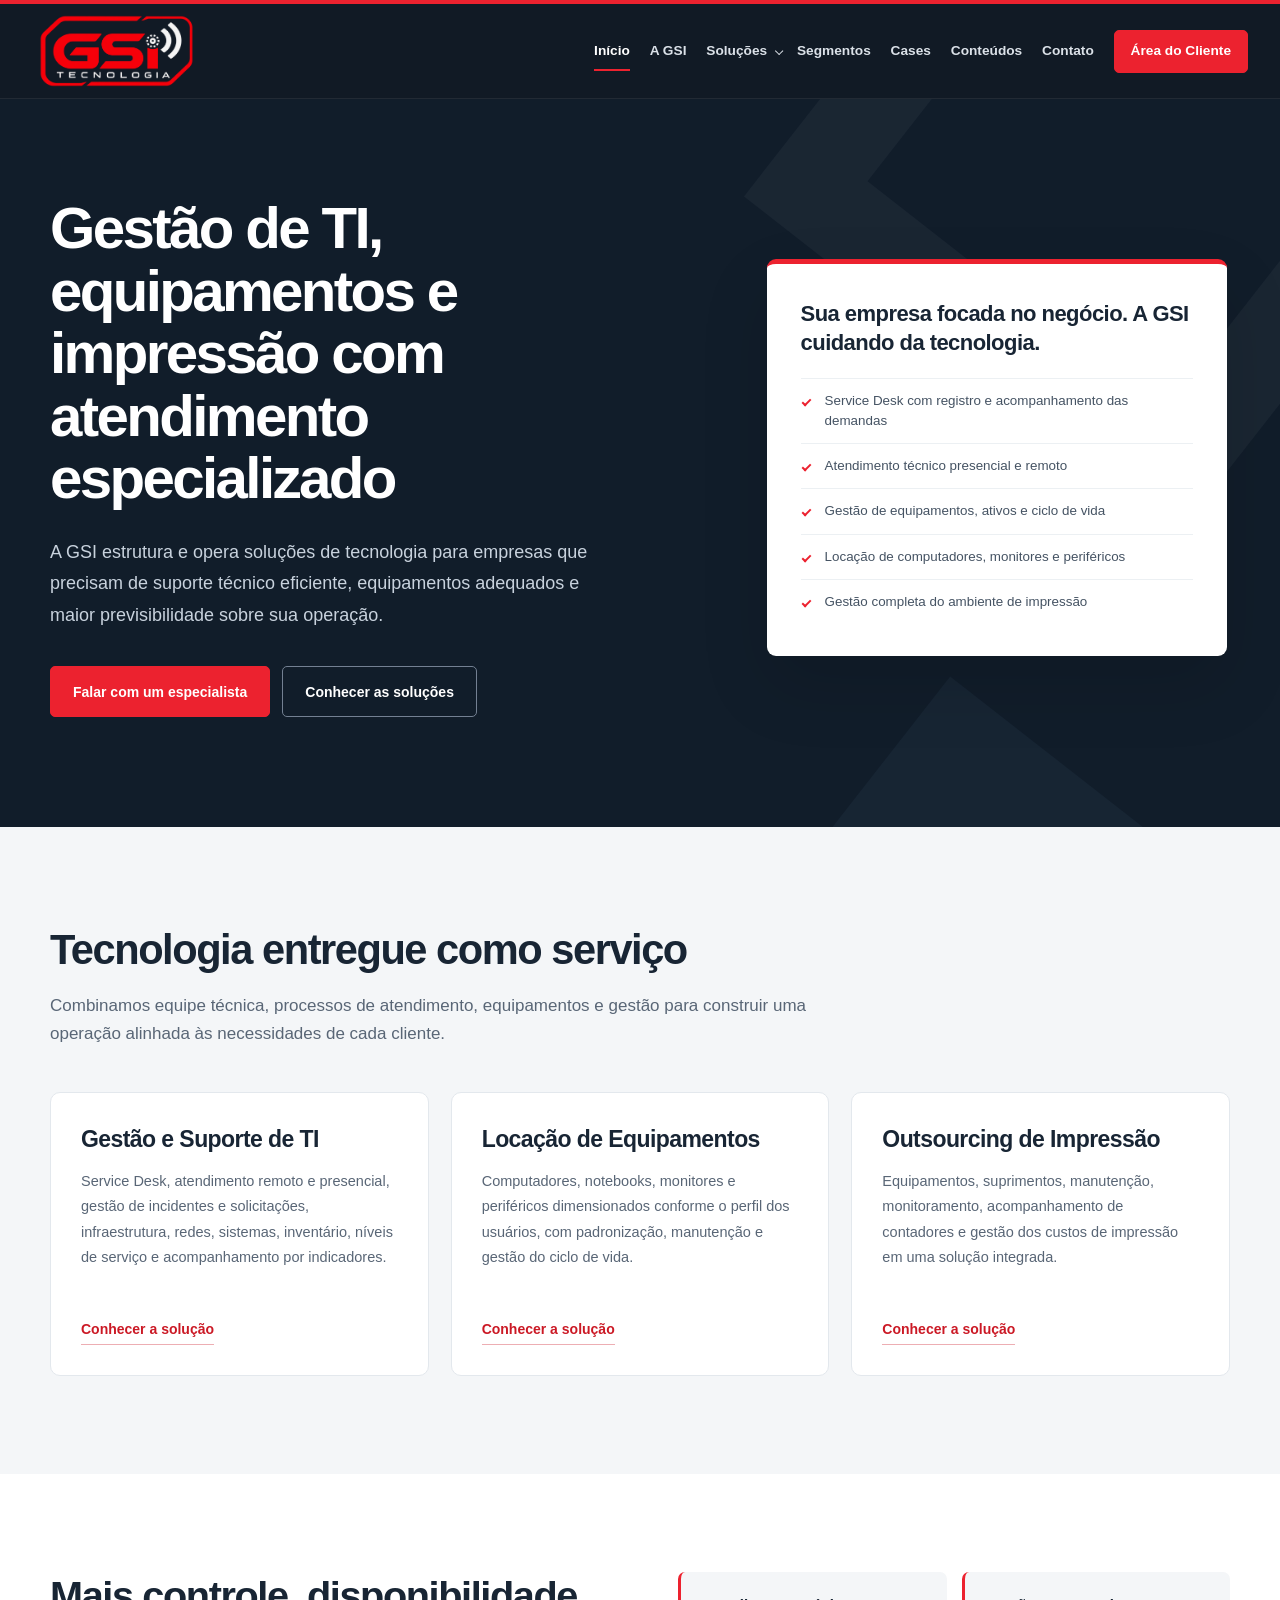
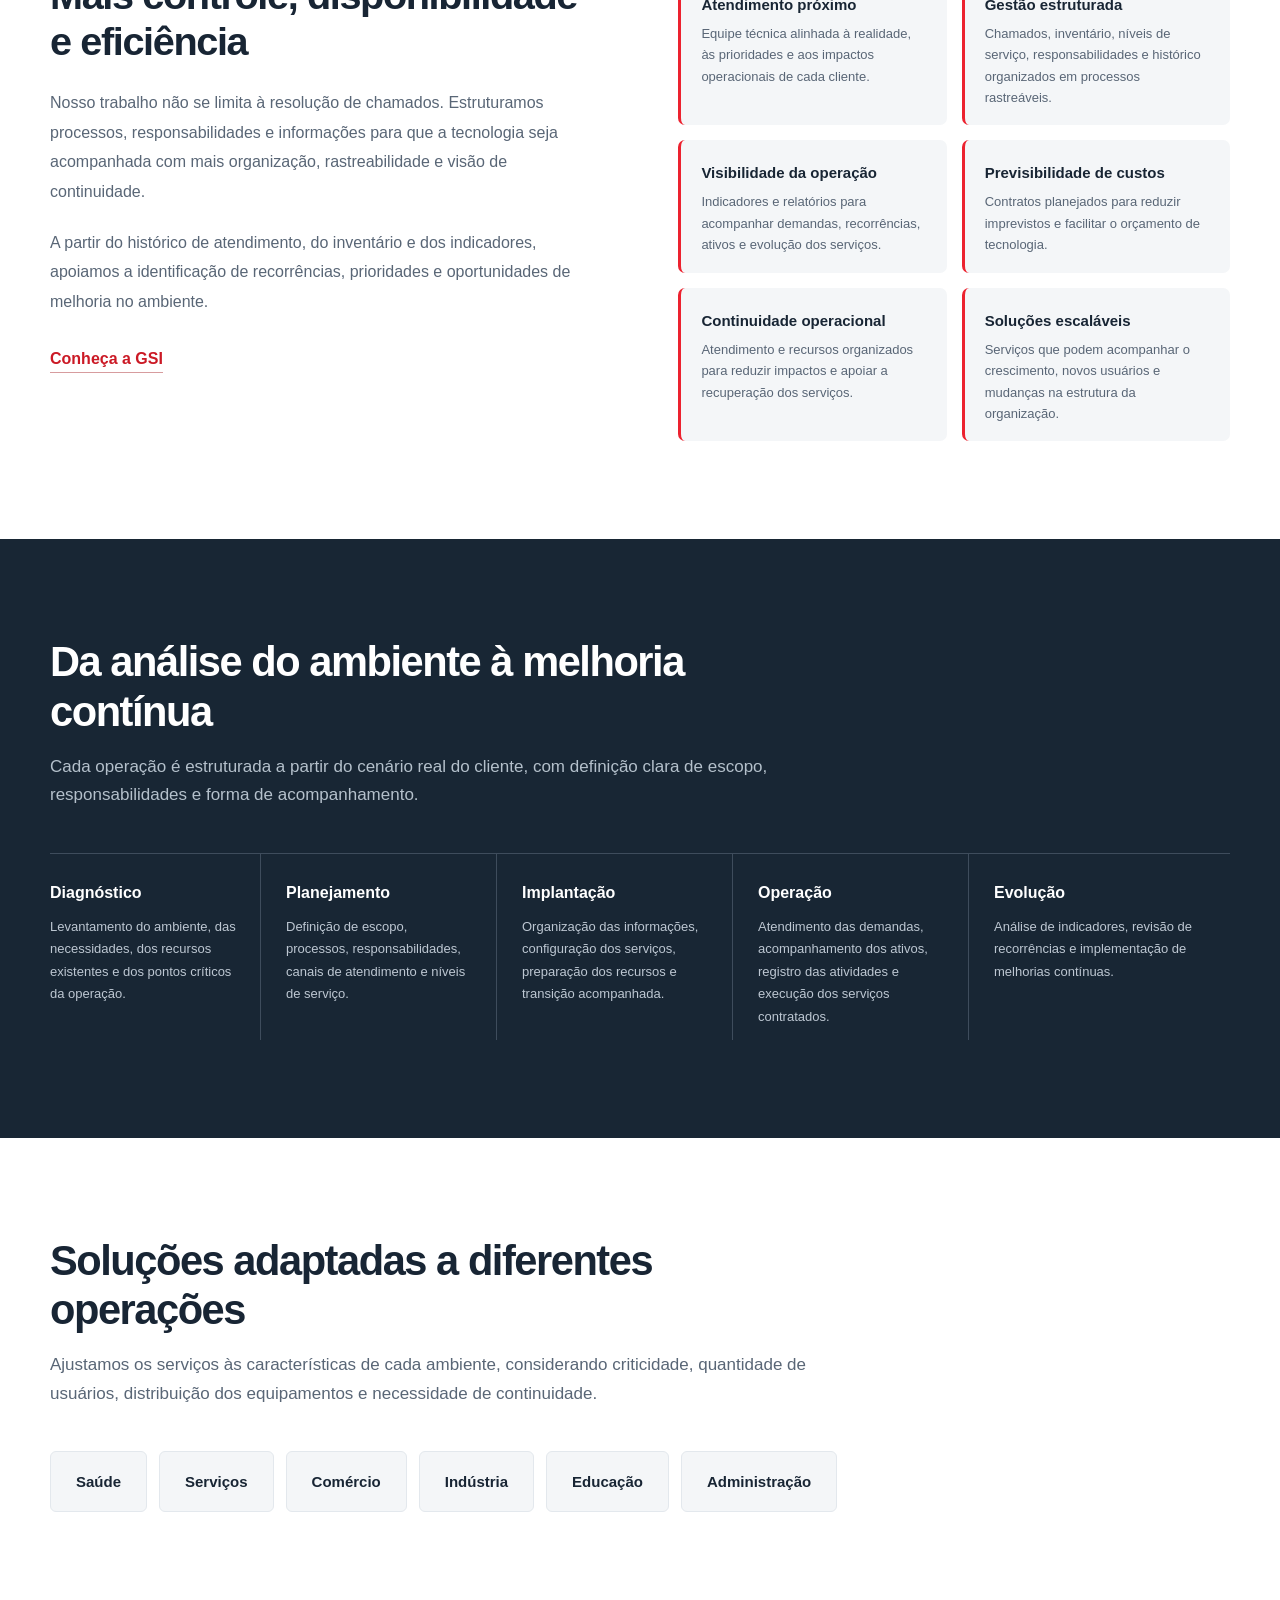
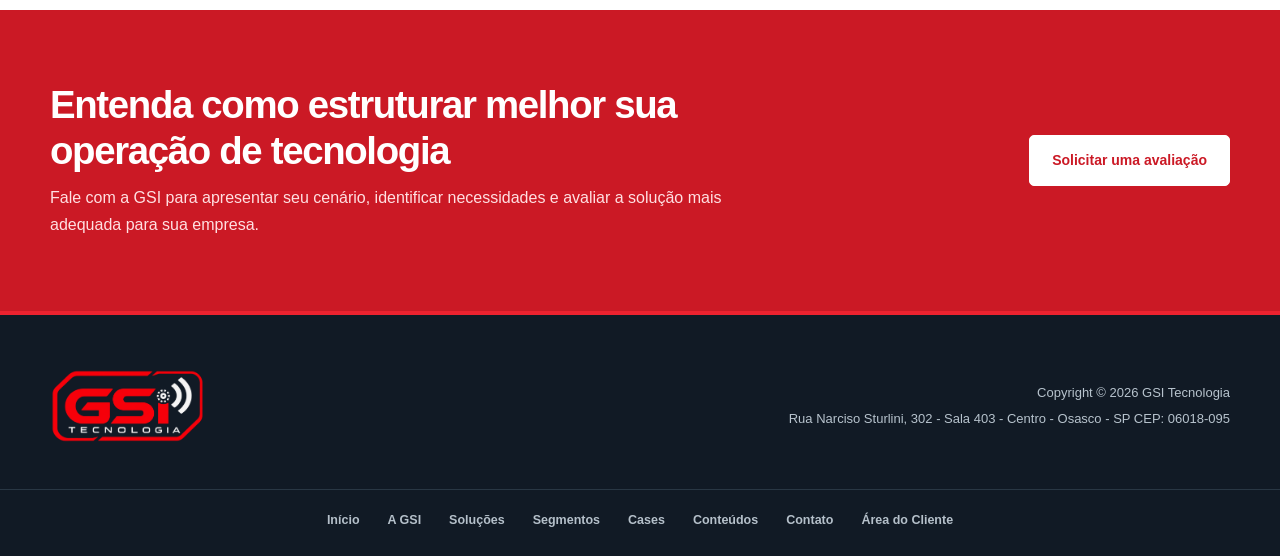
<file: index.html>
<!DOCTYPE html>

<html data-site-root="./" lang="pt-BR">
<head>
<meta charset="utf-8"/>
<meta content="width=device-width, initial-scale=1" name="viewport"/>
<meta content="light" name="color-scheme"/>
<meta content="#111a25" name="theme-color"/>
<title>GSI Tecnologia – Gestão e Suporte de TI, Locação de Equipamentos e Outsourcing de Impressão</title>
<link href="./assets/logo-gsi.png" rel="icon" type="image/png"/>
<link href="./assets/style.css" rel="stylesheet"/>
<script defer="" src="./assets/app.js"></script>
</head>
<body class="home-page">
<a class="skip-link" href="#main">Ir para o conteúdo</a>
<div aria-hidden="true" class="brand-bar"></div>
<header class="site-header" role="banner">
<div class="header-inner">
<a aria-label="GSI Tecnologia" class="brand-link" href="https://gsi.tec.br/">
<img alt="GSI Tecnologia" height="727" src="./assets/logo-gsi.png" width="1525"/>
</a>
<button aria-controls="primary-menu" aria-expanded="false" aria-label="Menu" class="nav-toggle" type="button"><span></span><span></span><span></span></button>
<nav aria-label="Navegação principal do site" class="site-nav" id="primary-menu">
<ul class="nav-list"><li class="nav-item current"><a aria-current="page" href="https://gsi.tec.br/">Início</a></li>
<li class="nav-item"><a href="https://gsi.tec.br/a-gsi/">A GSI</a></li>
<li class="nav-item has-children"><a href="https://gsi.tec.br/solucoes/">Soluções</a><ul class="sub-menu"><li><a href="https://gsi.tec.br/solucoes/gestao-e-suporte-de-ti/">Gestão e Suporte de TI</a></li><li><a href="https://gsi.tec.br/solucoes/locacao-de-equipamentos/">Locação de Equipamentos</a></li><li><a href="https://gsi.tec.br/solucoes/outsourcing-de-impressao/">Outsourcing de Impressão</a></li></ul></li>
<li class="nav-item"><a href="https://gsi.tec.br/segmentos/">Segmentos</a></li>
<li class="nav-item"><a href="https://gsi.tec.br/cases/">Cases</a></li>
<li class="nav-item"><a href="https://gsi.tec.br/conteudos/">Conteúdos</a></li>
<li class="nav-item"><a href="https://gsi.tec.br/contato/">Contato</a></li>
<li class="nav-item nav-client"><a href="https://gsi.tec.br/area-do-cliente/">Área do Cliente</a></li></ul>
</nav>
</div>
</header>
<main id="main" role="main"><div class="sitcon-home">
<section class="sitcon-hero">
<div class="sitcon-container sitcon-hero__grid">
<div class="sitcon-hero__content">

<h1>
                Gestão de TI, equipamentos e impressão com atendimento especializado
            </h1>
<p class="sitcon-hero__lead">
                A GSI estrutura e opera soluções de tecnologia para empresas
                que precisam de suporte técnico eficiente, equipamentos
                adequados e maior previsibilidade sobre sua operação.
            </p>
<div class="sitcon-actions"><a class="wp-block-button__link sitcon-native-button" href="https://gsi.tec.br/contato/">Falar com um especialista</a><a class="wp-block-button__link sitcon-native-button sitcon-native-button--outline" href="https://gsi.tec.br/#solucoes">Conhecer as soluções</a></div>
</div>
<div class="sitcon-hero__panel">

<strong>
                Sua empresa focada no negócio. A GSI cuidando da tecnologia.
            </strong>
<ul>
<li>Service Desk com registro e acompanhamento das demandas</li>
<li>Atendimento técnico presencial e remoto</li>
<li>Gestão de equipamentos, ativos e ciclo de vida</li>
<li>Locação de computadores, monitores e periféricos</li>
<li>Gestão completa do ambiente de impressão</li>
</ul>
</div>
</div>
</section>
<section class="sitcon-section sitcon-section--light" id="solucoes">
<div class="sitcon-container">
<div class="sitcon-section-heading">

<h2>Tecnologia entregue como serviço</h2>
<p>
                Combinamos equipe técnica, processos de atendimento,
                equipamentos e gestão para construir uma operação alinhada
                às necessidades de cada cliente.
            </p>
</div>
<div class="sitcon-grid sitcon-grid--3">
<article class="sitcon-service-card">

<h3>Gestão e Suporte de TI</h3>
<p>
                    Service Desk, atendimento remoto e presencial, gestão de
                    incidentes e solicitações, infraestrutura, redes, sistemas,
                    inventário, níveis de serviço e acompanhamento por indicadores.
                </p>
<a href="https://gsi.tec.br/solucoes/gestao-e-suporte-de-ti/">
                    Conhecer a solução
                </a>
</article>
<article class="sitcon-service-card">

<h3>Locação de Equipamentos</h3>
<p>
                    Computadores, notebooks, monitores e periféricos
                    dimensionados conforme o perfil dos usuários, com
                    padronização, manutenção e gestão do ciclo de vida.
                </p>
<a href="https://gsi.tec.br/solucoes/locacao-de-equipamentos/">
                    Conhecer a solução
                </a>
</article>
<article class="sitcon-service-card">

<h3>Outsourcing de Impressão</h3>
<p>
                    Equipamentos, suprimentos, manutenção, monitoramento,
                    acompanhamento de contadores e gestão dos custos de
                    impressão em uma solução integrada.
                </p>
<a href="https://gsi.tec.br/solucoes/outsourcing-de-impressao/">
                    Conhecer a solução
                </a>
</article>
</div>
</div>
</section>
<section class="sitcon-section">
<div class="sitcon-container sitcon-split">
<div>

<h2>Mais controle, disponibilidade e eficiência</h2>
<p>
                Nosso trabalho não se limita à resolução de chamados.
                Estruturamos processos, responsabilidades e informações para
                que a tecnologia seja acompanhada com mais organização,
                rastreabilidade e visão de continuidade.
            </p>
<p>
                A partir do histórico de atendimento, do inventário e dos
                indicadores, apoiamos a identificação de recorrências,
                prioridades e oportunidades de melhoria no ambiente.
            </p>
<a class="sitcon-text-link" href="https://gsi.tec.br/a-sitcon/">
                Conheça a GSI
            </a>
</div>
<div class="sitcon-benefits">
<div class="sitcon-benefit">
<strong>Atendimento próximo</strong>
<p>
                    Equipe técnica alinhada à realidade, às prioridades e aos
                    impactos operacionais de cada cliente.
                </p>
</div>
<div class="sitcon-benefit">
<strong>Gestão estruturada</strong>
<p>
                    Chamados, inventário, níveis de serviço, responsabilidades
                    e histórico organizados em processos rastreáveis.
                </p>
</div>
<div class="sitcon-benefit">
<strong>Visibilidade da operação</strong>
<p>
                    Indicadores e relatórios para acompanhar demandas,
                    recorrências, ativos e evolução dos serviços.
                </p>
</div>
<div class="sitcon-benefit">
<strong>Previsibilidade de custos</strong>
<p>
                    Contratos planejados para reduzir imprevistos e facilitar
                    o orçamento de tecnologia.
                </p>
</div>
<div class="sitcon-benefit">
<strong>Continuidade operacional</strong>
<p>
                    Atendimento e recursos organizados para reduzir impactos
                    e apoiar a recuperação dos serviços.
                </p>
</div>
<div class="sitcon-benefit">
<strong>Soluções escaláveis</strong>
<p>
                    Serviços que podem acompanhar o crescimento, novos usuários
                    e mudanças na estrutura da organização.
                </p>
</div>
</div>
</div>
</section>
<section class="sitcon-section sitcon-section--dark">
<div class="sitcon-container">
<div class="sitcon-section-heading sitcon-section-heading--light">

<h2>Da análise do ambiente à melhoria contínua</h2>
<p>
                Cada operação é estruturada a partir do cenário real do cliente,
                com definição clara de escopo, responsabilidades e forma de
                acompanhamento.
            </p>
</div>
<div class="sitcon-process">
<div class="sitcon-process__item">

<strong>Diagnóstico</strong>
<p>
                    Levantamento do ambiente, das necessidades, dos recursos
                    existentes e dos pontos críticos da operação.
                </p>
</div>
<div class="sitcon-process__item">

<strong>Planejamento</strong>
<p>
                    Definição de escopo, processos, responsabilidades, canais
                    de atendimento e níveis de serviço.
                </p>
</div>
<div class="sitcon-process__item">

<strong>Implantação</strong>
<p>
                    Organização das informações, configuração dos serviços,
                    preparação dos recursos e transição acompanhada.
                </p>
</div>
<div class="sitcon-process__item">

<strong>Operação</strong>
<p>
                    Atendimento das demandas, acompanhamento dos ativos,
                    registro das atividades e execução dos serviços contratados.
                </p>
</div>
<div class="sitcon-process__item">

<strong>Evolução</strong>
<p>
                    Análise de indicadores, revisão de recorrências e
                    implementação de melhorias contínuas.
                </p>
</div>
</div>
</div>
</section>
<section class="sitcon-section">
<div class="sitcon-container">
<div class="sitcon-section-heading">

<h2>Soluções adaptadas a diferentes operações</h2>
<p>
                Ajustamos os serviços às características de cada ambiente,
                considerando criticidade, quantidade de usuários, distribuição
                dos equipamentos e necessidade de continuidade.
            </p>
</div>
<div class="sitcon-segment-list">
<span>Saúde</span>
<span>Serviços</span>
<span>Comércio</span>
<span>Indústria</span>
<span>Educação</span>
<span>Administração</span>
</div>
</div>
</section>
<section class="sitcon-section sitcon-cta">
<div class="sitcon-container sitcon-cta__inner">
<div>

<h2>Entenda como estruturar melhor sua operação de tecnologia</h2>
<p>
                Fale com a GSI para apresentar seu cenário, identificar
                necessidades e avaliar a solução mais adequada para sua empresa.
            </p>
</div>
<a class="wp-block-button__link sitcon-native-button sitcon-native-button--white" href="https://gsi.tec.br/contato/">Solicitar uma avaliação</a>
</div>
</section>
</div></main>
<footer class="site-footer" role="contentinfo">
<div class="footer-inner">
<a class="footer-brand" href="https://gsi.tec.br/"><img alt="GSI Tecnologia" height="727" loading="lazy" src="./assets/logo-gsi.png" width="1525"/></a>
<div class="footer-copy"><span class="sitcon-footer-line">Copyright © 2026 GSI Tecnologia</span><span class="sitcon-footer-line">Rua Narciso Sturlini, 302 - Sala 403 - Centro - Osasco - SP CEP: 06018-095</span></div>
</div>
<div class="footer-rule"></div>
<nav aria-label="Navegação principal do site" class="footer-nav"><a href="https://gsi.tec.br/">Início</a><a href="https://gsi.tec.br/a-gsi/">A GSI</a><a href="https://gsi.tec.br/solucoes/">Soluções</a><a href="https://gsi.tec.br/segmentos/">Segmentos</a><a href="https://gsi.tec.br/cases/">Cases</a><a href="https://gsi.tec.br/conteudos/">Conteúdos</a><a href="https://gsi.tec.br/contato/">Contato</a><a href="https://gsi.tec.br/area-do-cliente/">Área do Cliente</a></nav>
</footer>
</body>
</html>
</file>
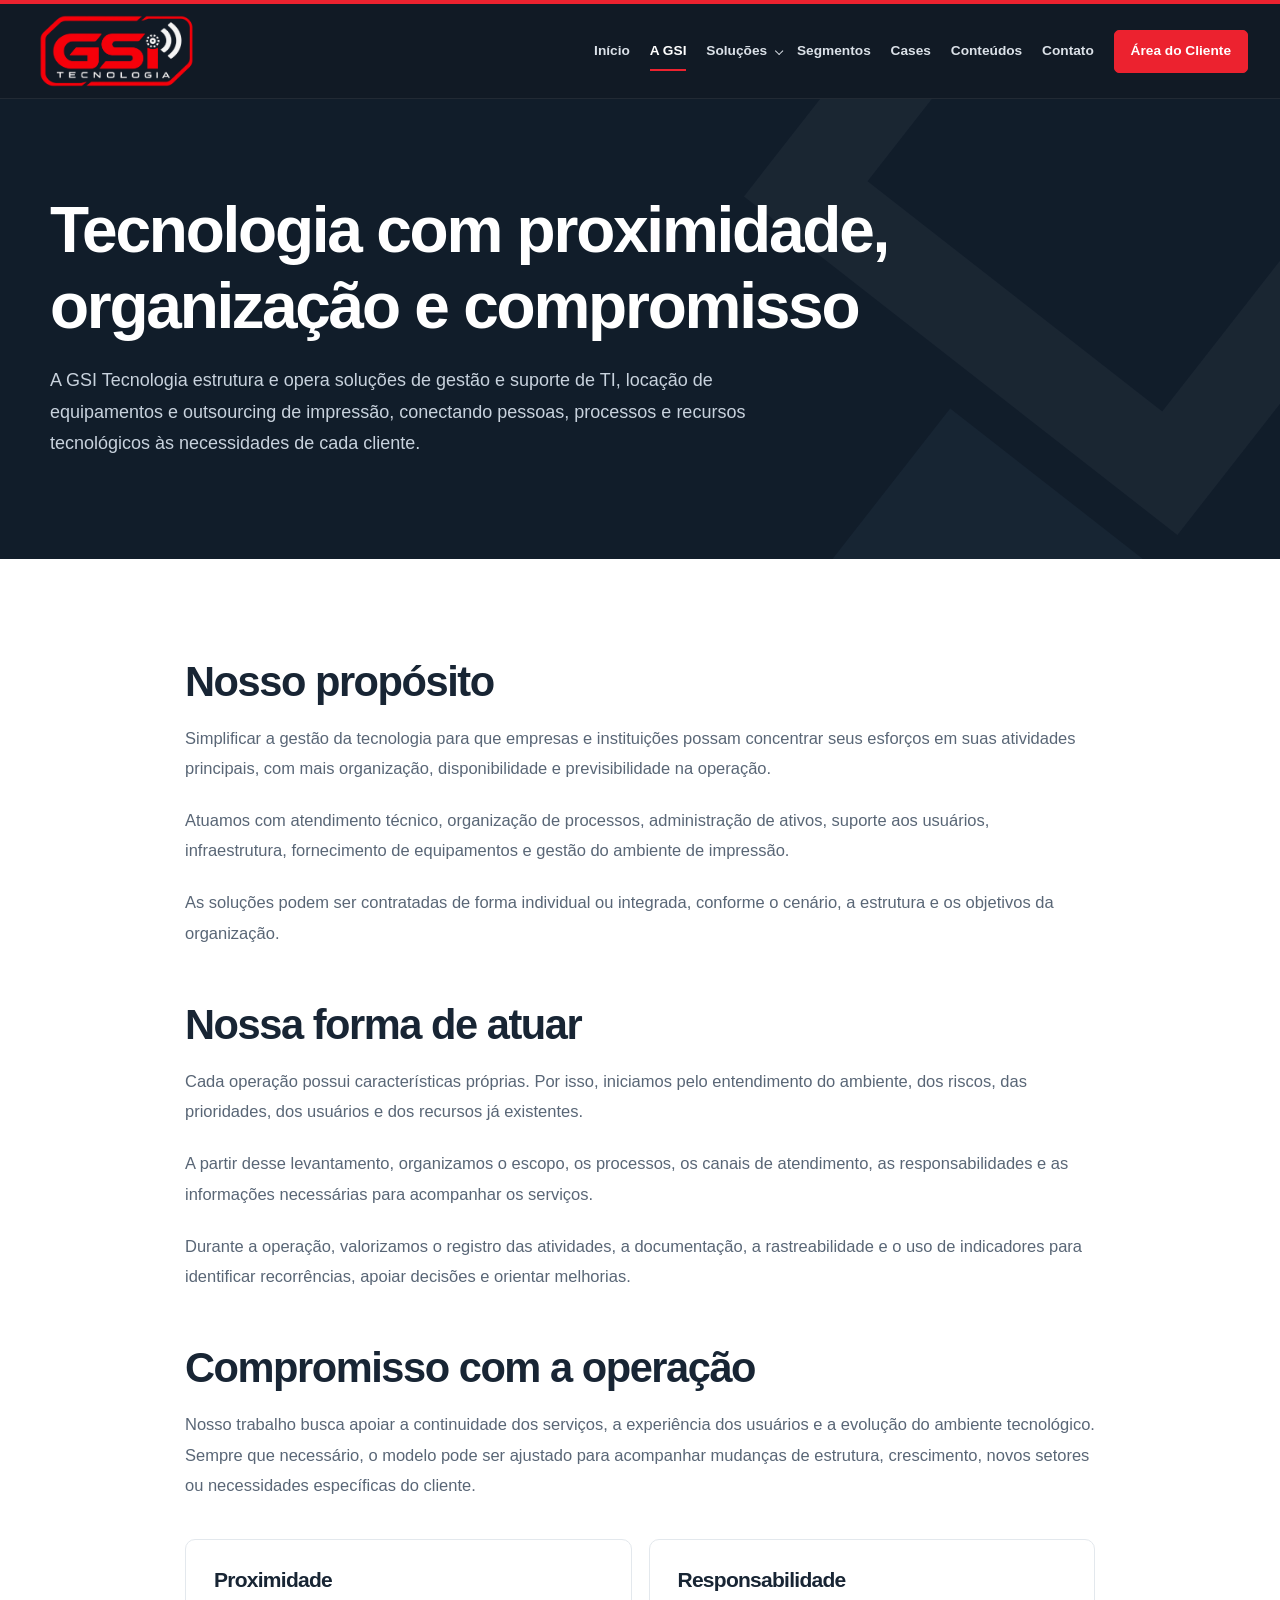
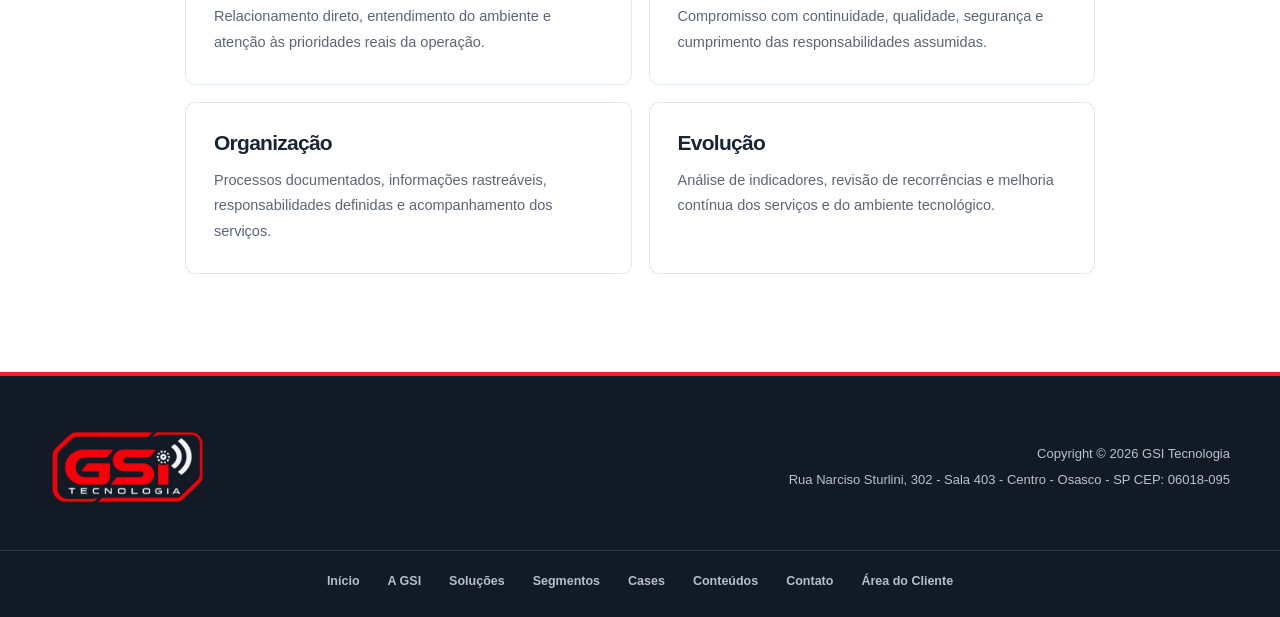
<file: a-gsi/index.html>
<!DOCTYPE html>

<html data-site-root="../" lang="pt-BR">
<head>
<meta charset="utf-8"/>
<meta content="width=device-width, initial-scale=1" name="viewport"/>
<meta content="light" name="color-scheme"/>
<meta content="#111a25" name="theme-color"/>
<title>A GSI – GSI Tecnologia</title>
<link href="../assets/logo-gsi.png" rel="icon" type="image/png"/>
<link href="../assets/style.css" rel="stylesheet"/>
<script defer="" src="../assets/app.js"></script>
</head>
<body class="internal-page">
<a class="skip-link" href="#main">Ir para o conteúdo</a>
<div aria-hidden="true" class="brand-bar"></div>
<header class="site-header" role="banner">
<div class="header-inner">
<a aria-label="GSI Tecnologia" class="brand-link" href="https://gsi.tec.br/">
<img alt="GSI Tecnologia" height="727" src="../assets/logo-gsi.png" width="1525"/>
</a>
<button aria-controls="primary-menu" aria-expanded="false" aria-label="Menu" class="nav-toggle" type="button"><span></span><span></span><span></span></button>
<nav aria-label="Navegação principal do site" class="site-nav" id="primary-menu">
<ul class="nav-list"><li class="nav-item"><a href="https://gsi.tec.br/">Início</a></li>
<li class="nav-item current"><a aria-current="page" href="https://gsi.tec.br/a-gsi/">A GSI</a></li>
<li class="nav-item has-children"><a href="https://gsi.tec.br/solucoes/">Soluções</a><ul class="sub-menu"><li><a href="https://gsi.tec.br/solucoes/gestao-e-suporte-de-ti/">Gestão e Suporte de TI</a></li><li><a href="https://gsi.tec.br/solucoes/locacao-de-equipamentos/">Locação de Equipamentos</a></li><li><a href="https://gsi.tec.br/solucoes/outsourcing-de-impressao/">Outsourcing de Impressão</a></li></ul></li>
<li class="nav-item"><a href="https://gsi.tec.br/segmentos/">Segmentos</a></li>
<li class="nav-item"><a href="https://gsi.tec.br/cases/">Cases</a></li>
<li class="nav-item"><a href="https://gsi.tec.br/conteudos/">Conteúdos</a></li>
<li class="nav-item"><a href="https://gsi.tec.br/contato/">Contato</a></li>
<li class="nav-item nav-client"><a href="https://gsi.tec.br/area-do-cliente/">Área do Cliente</a></li></ul>
</nav>
</div>
</header>
<main id="main" role="main"><section class="sitcon-page-hero">
<div class="sitcon-container">

<h1>Tecnologia com proximidade, organização e compromisso</h1>
<p>
            A GSI Tecnologia estrutura e opera soluções de
            gestão e suporte de TI, locação de equipamentos e outsourcing de
            impressão, conectando pessoas, processos e recursos tecnológicos
            às necessidades de cada cliente.
        </p>
</div>
</section>
<section class="sitcon-section">
<div class="sitcon-container sitcon-content-narrow">
<h2>Nosso propósito</h2>
<p>
            Simplificar a gestão da tecnologia para que empresas e instituições
            possam concentrar seus esforços em suas atividades principais, com
            mais organização, disponibilidade e previsibilidade na operação.
        </p>
<p>
            Atuamos com atendimento técnico, organização de processos,
            administração de ativos, suporte aos usuários, infraestrutura,
            fornecimento de equipamentos e gestão do ambiente de impressão.
        </p>
<p>
            As soluções podem ser contratadas de forma individual ou integrada,
            conforme o cenário, a estrutura e os objetivos da organização.
        </p>
<h2>Nossa forma de atuar</h2>
<p>
            Cada operação possui características próprias. Por isso, iniciamos
            pelo entendimento do ambiente, dos riscos, das prioridades, dos
            usuários e dos recursos já existentes.
        </p>
<p>
            A partir desse levantamento, organizamos o escopo, os processos,
            os canais de atendimento, as responsabilidades e as informações
            necessárias para acompanhar os serviços.
        </p>
<p>
            Durante a operação, valorizamos o registro das atividades, a
            documentação, a rastreabilidade e o uso de indicadores para
            identificar recorrências, apoiar decisões e orientar melhorias.
        </p>
<h2>Compromisso com a operação</h2>
<p>
            Nosso trabalho busca apoiar a continuidade dos serviços, a
            experiência dos usuários e a evolução do ambiente tecnológico.
            Sempre que necessário, o modelo pode ser ajustado para acompanhar
            mudanças de estrutura, crescimento, novos setores ou necessidades
            específicas do cliente.
        </p>
<div class="sitcon-values-grid">
<div class="sitcon-card">
<h3>Proximidade</h3>
<p>
                    Relacionamento direto, entendimento do ambiente e atenção
                    às prioridades reais da operação.
                </p>
</div>
<div class="sitcon-card">
<h3>Responsabilidade</h3>
<p>
                    Compromisso com continuidade, qualidade, segurança e
                    cumprimento das responsabilidades assumidas.
                </p>
</div>
<div class="sitcon-card">
<h3>Organização</h3>
<p>
                    Processos documentados, informações rastreáveis,
                    responsabilidades definidas e acompanhamento dos serviços.
                </p>
</div>
<div class="sitcon-card">
<h3>Evolução</h3>
<p>
                    Análise de indicadores, revisão de recorrências e melhoria
                    contínua dos serviços e do ambiente tecnológico.
                </p>
</div>
</div>
</div>
</section></main>
<footer class="site-footer" role="contentinfo">
<div class="footer-inner">
<a class="footer-brand" href="https://gsi.tec.br/"><img alt="GSI Tecnologia" height="727" loading="lazy" src="../assets/logo-gsi.png" width="1525"/></a>
<div class="footer-copy"><span class="sitcon-footer-line">Copyright © 2026 GSI Tecnologia</span><span class="sitcon-footer-line">Rua Narciso Sturlini, 302 - Sala 403 - Centro - Osasco - SP CEP: 06018-095</span></div>
</div>
<div class="footer-rule"></div>
<nav aria-label="Navegação principal do site" class="footer-nav"><a href="https://gsi.tec.br/">Início</a><a href="https://gsi.tec.br/a-gsi/">A GSI</a><a href="https://gsi.tec.br/solucoes/">Soluções</a><a href="https://gsi.tec.br/segmentos/">Segmentos</a><a href="https://gsi.tec.br/cases/">Cases</a><a href="https://gsi.tec.br/conteudos/">Conteúdos</a><a href="https://gsi.tec.br/contato/">Contato</a><a href="https://gsi.tec.br/area-do-cliente/">Área do Cliente</a></nav>
</footer>
</body>
</html>
</file>
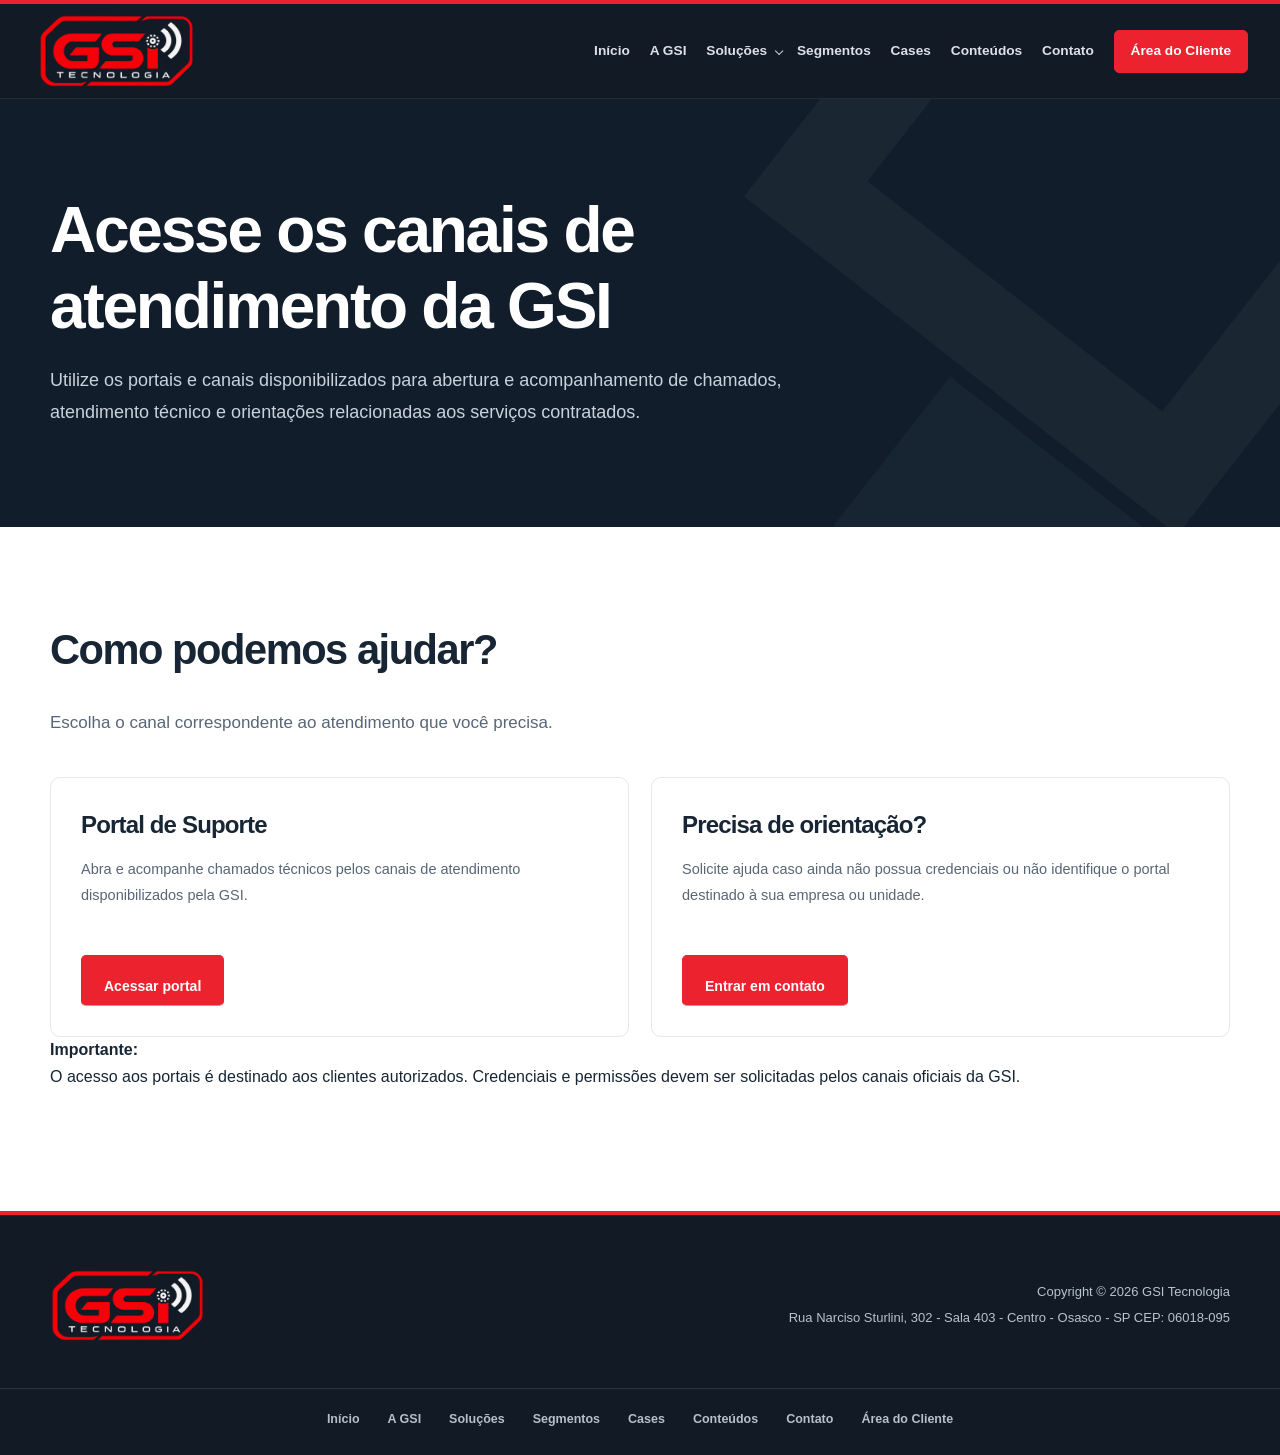
<file: area-do-cliente/index.html>
<!DOCTYPE html>

<html data-site-root="../" lang="pt-BR">
<head>
<meta charset="utf-8"/>
<meta content="width=device-width, initial-scale=1" name="viewport"/>
<meta content="light" name="color-scheme"/>
<meta content="#111a25" name="theme-color"/>
<title>Área do Cliente – GSI Tecnologia</title>
<link href="../assets/logo-gsi.png" rel="icon" type="image/png"/>
<link href="../assets/style.css" rel="stylesheet"/>
<script defer="" src="../assets/app.js"></script>
</head>
<body class="internal-page">
<a class="skip-link" href="#main">Ir para o conteúdo</a>
<div aria-hidden="true" class="brand-bar"></div>
<header class="site-header" role="banner">
<div class="header-inner">
<a aria-label="GSI Tecnologia" class="brand-link" href="https://gsi.tec.br/">
<img alt="GSI Tecnologia" height="727" src="../assets/logo-gsi.png" width="1525"/>
</a>
<button aria-controls="primary-menu" aria-expanded="false" aria-label="Menu" class="nav-toggle" type="button"><span></span><span></span><span></span></button>
<nav aria-label="Navegação principal do site" class="site-nav" id="primary-menu">
<ul class="nav-list"><li class="nav-item"><a href="https://gsi.tec.br/">Início</a></li>
<li class="nav-item"><a href="https://gsi.tec.br/a-gsi/">A GSI</a></li>
<li class="nav-item has-children"><a href="https://gsi.tec.br/solucoes/">Soluções</a><ul class="sub-menu"><li><a href="https://gsi.tec.br/solucoes/gestao-e-suporte-de-ti/">Gestão e Suporte de TI</a></li><li><a href="https://gsi.tec.br/solucoes/locacao-de-equipamentos/">Locação de Equipamentos</a></li><li><a href="https://gsi.tec.br/solucoes/outsourcing-de-impressao/">Outsourcing de Impressão</a></li></ul></li>
<li class="nav-item"><a href="https://gsi.tec.br/segmentos/">Segmentos</a></li>
<li class="nav-item"><a href="https://gsi.tec.br/cases/">Cases</a></li>
<li class="nav-item"><a href="https://gsi.tec.br/conteudos/">Conteúdos</a></li>
<li class="nav-item"><a href="https://gsi.tec.br/contato/">Contato</a></li>
<li class="nav-item current nav-client"><a aria-current="page" href="https://gsi.tec.br/area-do-cliente/">Área do Cliente</a></li></ul>
</nav>
</div>
</header>
<main id="main" role="main"><section class="sitcon-page-hero">
<div class="sitcon-container">

<h1>Acesse os canais de atendimento da GSI</h1>
<p>
            Utilize os portais e canais disponibilizados para abertura e
            acompanhamento de chamados, atendimento técnico e orientações
            relacionadas aos serviços contratados.
        </p>
</div>
</section>
<section class="sitcon-section">
<div class="sitcon-container">
<div class="sitcon-client-heading">

<h2>Como podemos ajudar?</h2>
<p>
                Escolha o canal correspondente ao atendimento que você precisa.
            </p>
</div>
<div class="sitcon-client-grid">
<article class="sitcon-card sitcon-client-card">

<h2>Portal de Suporte</h2>
<p>
                    Abra e acompanhe chamados técnicos pelos canais de atendimento
                    disponibilizados pela GSI.
                </p>
<a class="wp-block-button__link sitcon-native-button" href="https://servicedesk.gsi.tec.br/" rel="noopener noreferrer" target="_blank">
                    Acessar portal
                </a>
</article>
<article class="sitcon-card sitcon-client-card">


<h2>Precisa de orientação?</h2>
<p>
                    Solicite ajuda caso ainda não possua credenciais ou não
                    identifique o portal destinado à sua empresa ou unidade.
                </p>
<a class="wp-block-button__link sitcon-native-button" href="https://gsi.tec.br/contato/">
                    Entrar em contato
                </a>
</article>
</div>
<div class="sitcon-client-note">
<strong>Importante:</strong>
<p>
                O acesso aos portais é destinado aos clientes autorizados.
                Credenciais e permissões devem ser solicitadas pelos canais
                oficiais da GSI.
            </p>
</div>
</div>
</section></main>
<footer class="site-footer" role="contentinfo">
<div class="footer-inner">
<a class="footer-brand" href="https://gsi.tec.br/"><img alt="GSI Tecnologia" height="727" loading="lazy" src="../assets/logo-gsi.png" width="1525"/></a>
<div class="footer-copy"><span class="sitcon-footer-line">Copyright © 2026 GSI Tecnologia</span><span class="sitcon-footer-line">Rua Narciso Sturlini, 302 - Sala 403 - Centro - Osasco - SP CEP: 06018-095</span></div>
</div>
<div class="footer-rule"></div>
<nav aria-label="Navegação principal do site" class="footer-nav"><a href="https://gsi.tec.br/">Início</a><a href="https://gsi.tec.br/a-gsi/">A GSI</a><a href="https://gsi.tec.br/solucoes/">Soluções</a><a href="https://gsi.tec.br/segmentos/">Segmentos</a><a href="https://gsi.tec.br/cases/">Cases</a><a href="https://gsi.tec.br/conteudos/">Conteúdos</a><a href="https://gsi.tec.br/contato/">Contato</a><a href="https://gsi.tec.br/area-do-cliente/">Área do Cliente</a></nav>
</footer>
</body>
</html>
</file>
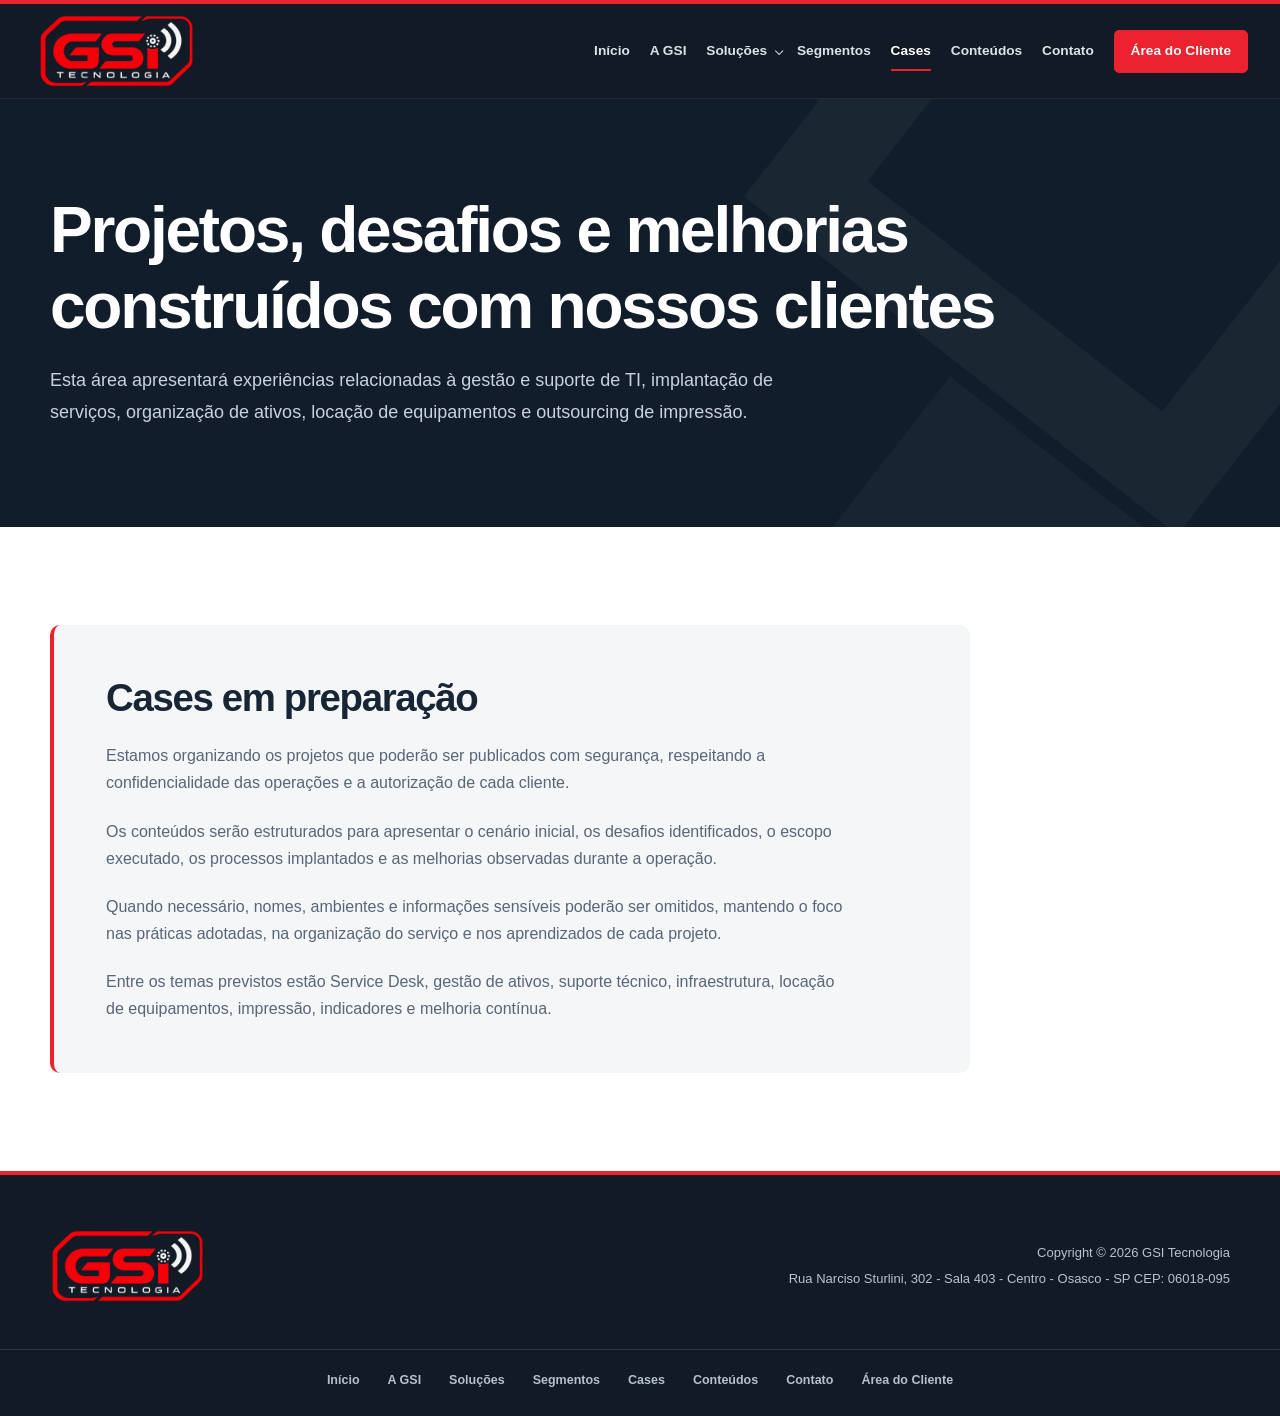
<file: cases/index.html>
<!DOCTYPE html>

<html data-site-root="../" lang="pt-BR">
<head>
<meta charset="utf-8"/>
<meta content="width=device-width, initial-scale=1" name="viewport"/>
<meta content="light" name="color-scheme"/>
<meta content="#111a25" name="theme-color"/>
<title>Cases – GSI Tecnologia</title>
<link href="../assets/logo-gsi.png" rel="icon" type="image/png"/>
<link href="../assets/style.css" rel="stylesheet"/>
<script defer="" src="../assets/app.js"></script>
</head>
<body class="internal-page">
<a class="skip-link" href="#main">Ir para o conteúdo</a>
<div aria-hidden="true" class="brand-bar"></div>
<header class="site-header" role="banner">
<div class="header-inner">
<a aria-label="GSI Tecnologia" class="brand-link" href="https://gsi.tec.br/">
<img alt="GSI Tecnologia" height="727" src="../assets/logo-gsi.png" width="1525"/>
</a>
<button aria-controls="primary-menu" aria-expanded="false" aria-label="Menu" class="nav-toggle" type="button"><span></span><span></span><span></span></button>
<nav aria-label="Navegação principal do site" class="site-nav" id="primary-menu">
<ul class="nav-list"><li class="nav-item"><a href="https://gsi.tec.br/">Início</a></li>
<li class="nav-item"><a href="https://gsi.tec.br/a-gsi/">A GSI</a></li>
<li class="nav-item has-children"><a href="https://gsi.tec.br/solucoes/">Soluções</a><ul class="sub-menu"><li><a href="https://gsi.tec.br/solucoes/gestao-e-suporte-de-ti/">Gestão e Suporte de TI</a></li><li><a href="https://gsi.tec.br/solucoes/locacao-de-equipamentos/">Locação de Equipamentos</a></li><li><a href="https://gsi.tec.br/solucoes/outsourcing-de-impressao/">Outsourcing de Impressão</a></li></ul></li>
<li class="nav-item"><a href="https://gsi.tec.br/segmentos/">Segmentos</a></li>
<li class="nav-item current"><a aria-current="page" href="https://gsi.tec.br/cases/">Cases</a></li>
<li class="nav-item"><a href="https://gsi.tec.br/conteudos/">Conteúdos</a></li>
<li class="nav-item"><a href="https://gsi.tec.br/contato/">Contato</a></li>
<li class="nav-item nav-client"><a href="https://gsi.tec.br/area-do-cliente/">Área do Cliente</a></li></ul>
</nav>
</div>
</header>
<main id="main" role="main"><section class="sitcon-page-hero">
<div class="sitcon-container">

<h1>Projetos, desafios e melhorias construídos com nossos clientes</h1>
<p>
            Esta área apresentará experiências relacionadas à gestão e suporte
            de TI, implantação de serviços, organização de ativos, locação de
            equipamentos e outsourcing de impressão.
        </p>
</div>
</section>
<section class="sitcon-section">
<div class="sitcon-container">
<div class="sitcon-empty-state">
<h2>Cases em preparação</h2>
<p>
                Estamos organizando os projetos que poderão ser publicados com
                segurança, respeitando a confidencialidade das operações e a
                autorização de cada cliente.
            </p>
<p>
                Os conteúdos serão estruturados para apresentar o cenário
                inicial, os desafios identificados, o escopo executado, os
                processos implantados e as melhorias observadas durante a
                operação.
            </p>
<p>
                Quando necessário, nomes, ambientes e informações sensíveis
                poderão ser omitidos, mantendo o foco nas práticas adotadas,
                na organização do serviço e nos aprendizados de cada projeto.
            </p>
<p>
                Entre os temas previstos estão Service Desk, gestão de ativos,
                suporte técnico, infraestrutura, locação de equipamentos,
                impressão, indicadores e melhoria contínua.
            </p>
</div>
</div>
</section></main>
<footer class="site-footer" role="contentinfo">
<div class="footer-inner">
<a class="footer-brand" href="https://gsi.tec.br/"><img alt="GSI Tecnologia" height="727" loading="lazy" src="../assets/logo-gsi.png" width="1525"/></a>
<div class="footer-copy"><span class="sitcon-footer-line">Copyright © 2026 GSI Tecnologia</span><span class="sitcon-footer-line">Rua Narciso Sturlini, 302 - Sala 403 - Centro - Osasco - SP CEP: 06018-095</span></div>
</div>
<div class="footer-rule"></div>
<nav aria-label="Navegação principal do site" class="footer-nav"><a href="https://gsi.tec.br/">Início</a><a href="https://gsi.tec.br/a-gsi/">A GSI</a><a href="https://gsi.tec.br/solucoes/">Soluções</a><a href="https://gsi.tec.br/segmentos/">Segmentos</a><a href="https://gsi.tec.br/cases/">Cases</a><a href="https://gsi.tec.br/conteudos/">Conteúdos</a><a href="https://gsi.tec.br/contato/">Contato</a><a href="https://gsi.tec.br/area-do-cliente/">Área do Cliente</a></nav>
</footer>
</body>
</html>
</file>
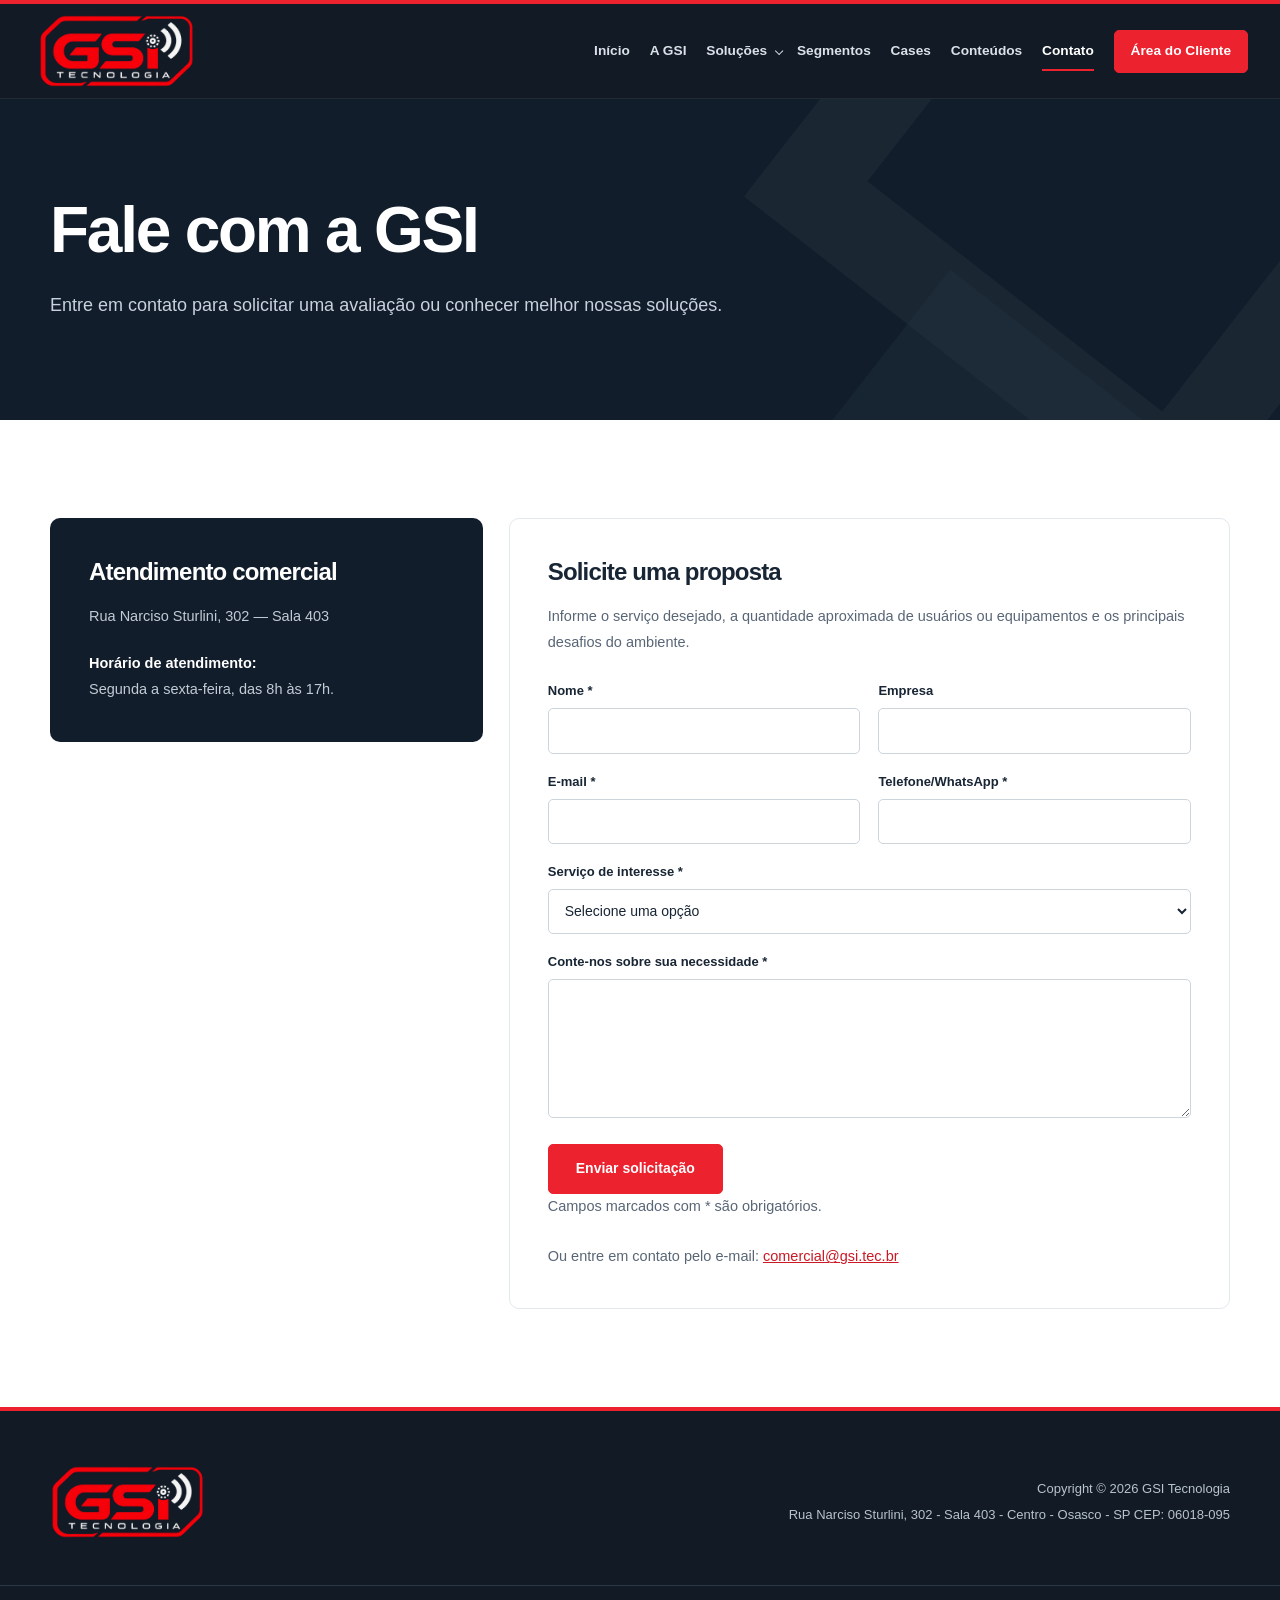
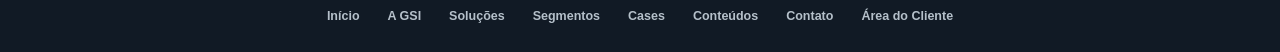
<file: contato/index.html>
<!DOCTYPE html>

<html data-site-root="../" lang="pt-BR">
<head>
<meta charset="utf-8"/>
<meta content="width=device-width, initial-scale=1" name="viewport"/>
<meta content="light" name="color-scheme"/>
<meta content="#111a25" name="theme-color"/>
<title>Contato – GSI Tecnologia</title>
<link href="../assets/logo-gsi.png" rel="icon" type="image/png"/>
<link href="../assets/style.css" rel="stylesheet"/>
<script defer="" src="../assets/app.js"></script>
</head>
<body class="internal-page">
<a class="skip-link" href="#main">Ir para o conteúdo</a>
<div aria-hidden="true" class="brand-bar"></div>
<header class="site-header" role="banner">
<div class="header-inner">
<a aria-label="GSI Tecnologia" class="brand-link" href="https://gsi.tec.br/">
<img alt="GSI Tecnologia" height="727" src="../assets/logo-gsi.png" width="1525"/>
</a>
<button aria-controls="primary-menu" aria-expanded="false" aria-label="Menu" class="nav-toggle" type="button"><span></span><span></span><span></span></button>
<nav aria-label="Navegação principal do site" class="site-nav" id="primary-menu">
<ul class="nav-list"><li class="nav-item"><a href="https://gsi.tec.br/">Início</a></li>
<li class="nav-item"><a href="https://gsi.tec.br/a-gsi/">A GSI</a></li>
<li class="nav-item has-children"><a href="https://gsi.tec.br/solucoes/">Soluções</a><ul class="sub-menu"><li><a href="https://gsi.tec.br/solucoes/gestao-e-suporte-de-ti/">Gestão e Suporte de TI</a></li><li><a href="https://gsi.tec.br/solucoes/locacao-de-equipamentos/">Locação de Equipamentos</a></li><li><a href="https://gsi.tec.br/solucoes/outsourcing-de-impressao/">Outsourcing de Impressão</a></li></ul></li>
<li class="nav-item"><a href="https://gsi.tec.br/segmentos/">Segmentos</a></li>
<li class="nav-item"><a href="https://gsi.tec.br/cases/">Cases</a></li>
<li class="nav-item"><a href="https://gsi.tec.br/conteudos/">Conteúdos</a></li>
<li class="nav-item current"><a aria-current="page" href="https://gsi.tec.br/contato/">Contato</a></li>
<li class="nav-item nav-client"><a href="https://gsi.tec.br/area-do-cliente/">Área do Cliente</a></li></ul>
</nav>
</div>
</header>
<main id="main" role="main"><section class="sitcon-page-hero">
<div class="sitcon-container">

<h1>Fale com a GSI</h1>
<p>
            Entre em contato para solicitar uma avaliação ou conhecer melhor
            nossas soluções.
        </p>
</div>
</section>
<section class="sitcon-section">
<div class="sitcon-container sitcon-contact-grid">
<div class="sitcon-card">
<h2>Atendimento comercial</h2>
<p>
                Rua Narciso Sturlini, 302 — Sala 403
            </p>
<p>
<strong>Horário de atendimento:</strong><br/>
                Segunda a sexta-feira, das 8h às 17h.
            </p>
</div>
<div class="sitcon-card">
<h2>Solicite uma proposta</h2>
<p>
                Informe o serviço desejado, a quantidade aproximada de usuários
                ou equipamentos e os principais desafios do ambiente.
            </p>
<form action="/enviar-contato.php" class="sitcon-commercial-form" method="post">

<div class="sitcon-commercial-form__row">
<div class="sitcon-commercial-form__field">
<label for="sitcon-commercial-name">
                    Nome <span aria-hidden="true">*</span>
</label>
<input autocomplete="name" id="sitcon-commercial-name" maxlength="120" name="name" required="" type="text"/>
</div>
<div class="sitcon-commercial-form__field">
<label for="sitcon-commercial-company">
                    Empresa
                </label>
<input autocomplete="organization" id="sitcon-commercial-company" maxlength="160" name="company" type="text"/>
</div>
</div>
<div class="sitcon-commercial-form__row">
<div class="sitcon-commercial-form__field">
<label for="sitcon-commercial-email">
                    E-mail <span aria-hidden="true">*</span>
</label>
<input autocomplete="email" id="sitcon-commercial-email" maxlength="190" name="email" required="" type="email"/>
</div>
<div class="sitcon-commercial-form__field">
<label for="sitcon-commercial-phone">
                    Telefone/WhatsApp <span aria-hidden="true">*</span>
</label>
<input autocomplete="tel" id="sitcon-commercial-phone" maxlength="30" name="phone" required="" type="tel"/>
</div>
</div>
<div class="sitcon-commercial-form__field">
<label for="sitcon-commercial-service">
                Serviço de interesse <span aria-hidden="true">*</span>
</label>
<select id="sitcon-commercial-service" name="service" required="">
<option value="">Selecione uma opção</option>
<option value="Suporte técnico e Service Desk">
                    Suporte técnico e Service Desk
                </option>
<option value="Locação de equipamentos de TI">
                    Locação de equipamentos de TI
                </option>
<option value="Outsourcing de impressão">
                    Outsourcing de impressão
                </option>
<option value="Infraestrutura, redes e servidores">
                    Infraestrutura, redes e servidores
                </option>
<option value="Consultoria e projetos de TI">
                    Consultoria e projetos de TI
                </option>
<option value="Outro serviço">
                    Outro serviço
                </option>
</select>
</div>
<div class="sitcon-commercial-form__field">
<label for="sitcon-commercial-message">
                Conte-nos sobre sua necessidade
                <span aria-hidden="true">*</span>
</label>
<textarea id="sitcon-commercial-message" maxlength="3000" name="message" required="" rows="5"></textarea>
</div>
<div aria-hidden="true" class="sitcon-commercial-form__honeypot">
<label for="sitcon-commercial-website">
                Não preencha este campo
            </label>
<input autocomplete="off" id="sitcon-commercial-website" name="website" tabindex="-1" type="text"/>
</div>
<div class="sitcon-commercial-form__actions">
<button class="sitcon-commercial-form__submit" type="submit">
                Enviar solicitação
            </button>
<p class="sitcon-commercial-form__required-note">
                Campos marcados com
                <span aria-hidden="true">*</span>
                são obrigatórios.
            </p>
</div>
</form>
<p class="sitcon-commercial-form__email">
        Ou entre em contato pelo e-mail:
        <a href="mailto:comercial@gsi.tec.br">
            comercial@gsi.tec.br
        </a>
</p>
</div>
</div>
</section></main>
<footer class="site-footer" role="contentinfo">
<div class="footer-inner">
<a class="footer-brand" href="https://gsi.tec.br/"><img alt="GSI Tecnologia" height="727" loading="lazy" src="../assets/logo-gsi.png" width="1525"/></a>
<div class="footer-copy"><span class="sitcon-footer-line">Copyright © 2026 GSI Tecnologia</span><span class="sitcon-footer-line">Rua Narciso Sturlini, 302 - Sala 403 - Centro - Osasco - SP CEP: 06018-095</span></div>
</div>
<div class="footer-rule"></div>
<nav aria-label="Navegação principal do site" class="footer-nav"><a href="https://gsi.tec.br/">Início</a><a href="https://gsi.tec.br/a-gsi/">A GSI</a><a href="https://gsi.tec.br/solucoes/">Soluções</a><a href="https://gsi.tec.br/segmentos/">Segmentos</a><a href="https://gsi.tec.br/cases/">Cases</a><a href="https://gsi.tec.br/conteudos/">Conteúdos</a><a href="https://gsi.tec.br/contato/">Contato</a><a href="https://gsi.tec.br/area-do-cliente/">Área do Cliente</a></nav>
</footer>
</body>
</html>
</file>
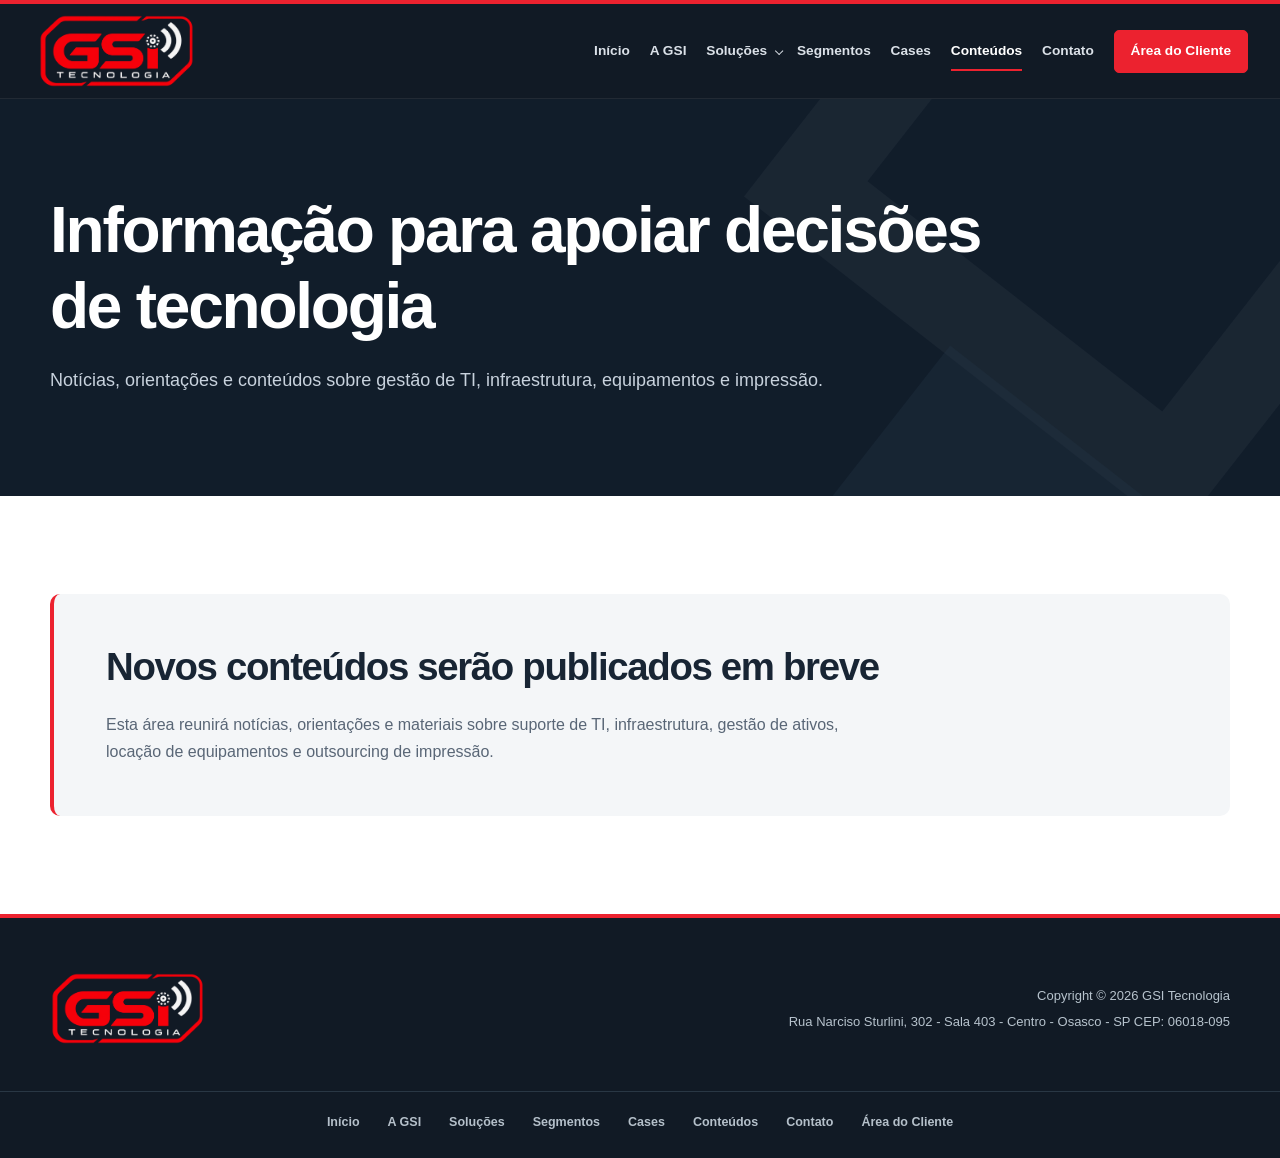
<file: conteudos/index.html>
<!DOCTYPE html>

<html data-site-root="../" lang="pt-BR">
<head>
<meta charset="utf-8"/>
<meta content="width=device-width, initial-scale=1" name="viewport"/>
<meta content="light" name="color-scheme"/>
<meta content="#111a25" name="theme-color"/>
<title>Conteúdos – GSI Tecnologia</title>
<link href="../assets/logo-gsi.png" rel="icon" type="image/png"/>
<link href="../assets/style.css" rel="stylesheet"/>
<script defer="" src="../assets/app.js"></script>
</head>
<body class="internal-page">
<a class="skip-link" href="#main">Ir para o conteúdo</a>
<div aria-hidden="true" class="brand-bar"></div>
<header class="site-header" role="banner">
<div class="header-inner">
<a aria-label="GSI Tecnologia" class="brand-link" href="https://gsi.tec.br/">
<img alt="GSI Tecnologia" height="727" src="../assets/logo-gsi.png" width="1525"/>
</a>
<button aria-controls="primary-menu" aria-expanded="false" aria-label="Menu" class="nav-toggle" type="button"><span></span><span></span><span></span></button>
<nav aria-label="Navegação principal do site" class="site-nav" id="primary-menu">
<ul class="nav-list"><li class="nav-item"><a href="https://gsi.tec.br/">Início</a></li>
<li class="nav-item"><a href="https://gsi.tec.br/a-gsi/">A GSI</a></li>
<li class="nav-item has-children"><a href="https://gsi.tec.br/solucoes/">Soluções</a><ul class="sub-menu"><li><a href="https://gsi.tec.br/solucoes/gestao-e-suporte-de-ti/">Gestão e Suporte de TI</a></li><li><a href="https://gsi.tec.br/solucoes/locacao-de-equipamentos/">Locação de Equipamentos</a></li><li><a href="https://gsi.tec.br/solucoes/outsourcing-de-impressao/">Outsourcing de Impressão</a></li></ul></li>
<li class="nav-item"><a href="https://gsi.tec.br/segmentos/">Segmentos</a></li>
<li class="nav-item"><a href="https://gsi.tec.br/cases/">Cases</a></li>
<li class="nav-item current"><a aria-current="page" href="https://gsi.tec.br/conteudos/">Conteúdos</a></li>
<li class="nav-item"><a href="https://gsi.tec.br/contato/">Contato</a></li>
<li class="nav-item nav-client"><a href="https://gsi.tec.br/area-do-cliente/">Área do Cliente</a></li></ul>
</nav>
</div>
</header>
<main id="main" role="main"><section class="sitcon-page-hero sitcon-content-hub-hero">
<div class="sitcon-container">

<h1>Informação para apoiar decisões de tecnologia</h1>
<p>
            Notícias, orientações e conteúdos sobre gestão de TI,
            infraestrutura, equipamentos e impressão.
        </p>
</div>
</section>
<section class="sitcon-section sitcon-content-hub">
<div class="sitcon-container">
<div class="sitcon-content-empty-state">

<div class="sitcon-content-empty-state__body">

<h2>Novos conteúdos serão publicados em breve</h2>
<p>
                        Esta área reunirá notícias, orientações e materiais
                        sobre suporte de TI, infraestrutura, gestão de ativos,
                        locação de equipamentos e outsourcing de impressão.
                    </p>
</div>
</div>
</div>
</section></main>
<footer class="site-footer" role="contentinfo">
<div class="footer-inner">
<a class="footer-brand" href="https://gsi.tec.br/"><img alt="GSI Tecnologia" height="727" loading="lazy" src="../assets/logo-gsi.png" width="1525"/></a>
<div class="footer-copy"><span class="sitcon-footer-line">Copyright © 2026 GSI Tecnologia</span><span class="sitcon-footer-line">Rua Narciso Sturlini, 302 - Sala 403 - Centro - Osasco - SP CEP: 06018-095</span></div>
</div>
<div class="footer-rule"></div>
<nav aria-label="Navegação principal do site" class="footer-nav"><a href="https://gsi.tec.br/">Início</a><a href="https://gsi.tec.br/a-gsi/">A GSI</a><a href="https://gsi.tec.br/solucoes/">Soluções</a><a href="https://gsi.tec.br/segmentos/">Segmentos</a><a href="https://gsi.tec.br/cases/">Cases</a><a href="https://gsi.tec.br/conteudos/">Conteúdos</a><a href="https://gsi.tec.br/contato/">Contato</a><a href="https://gsi.tec.br/area-do-cliente/">Área do Cliente</a></nav>
</footer>
</body>
</html>
</file>
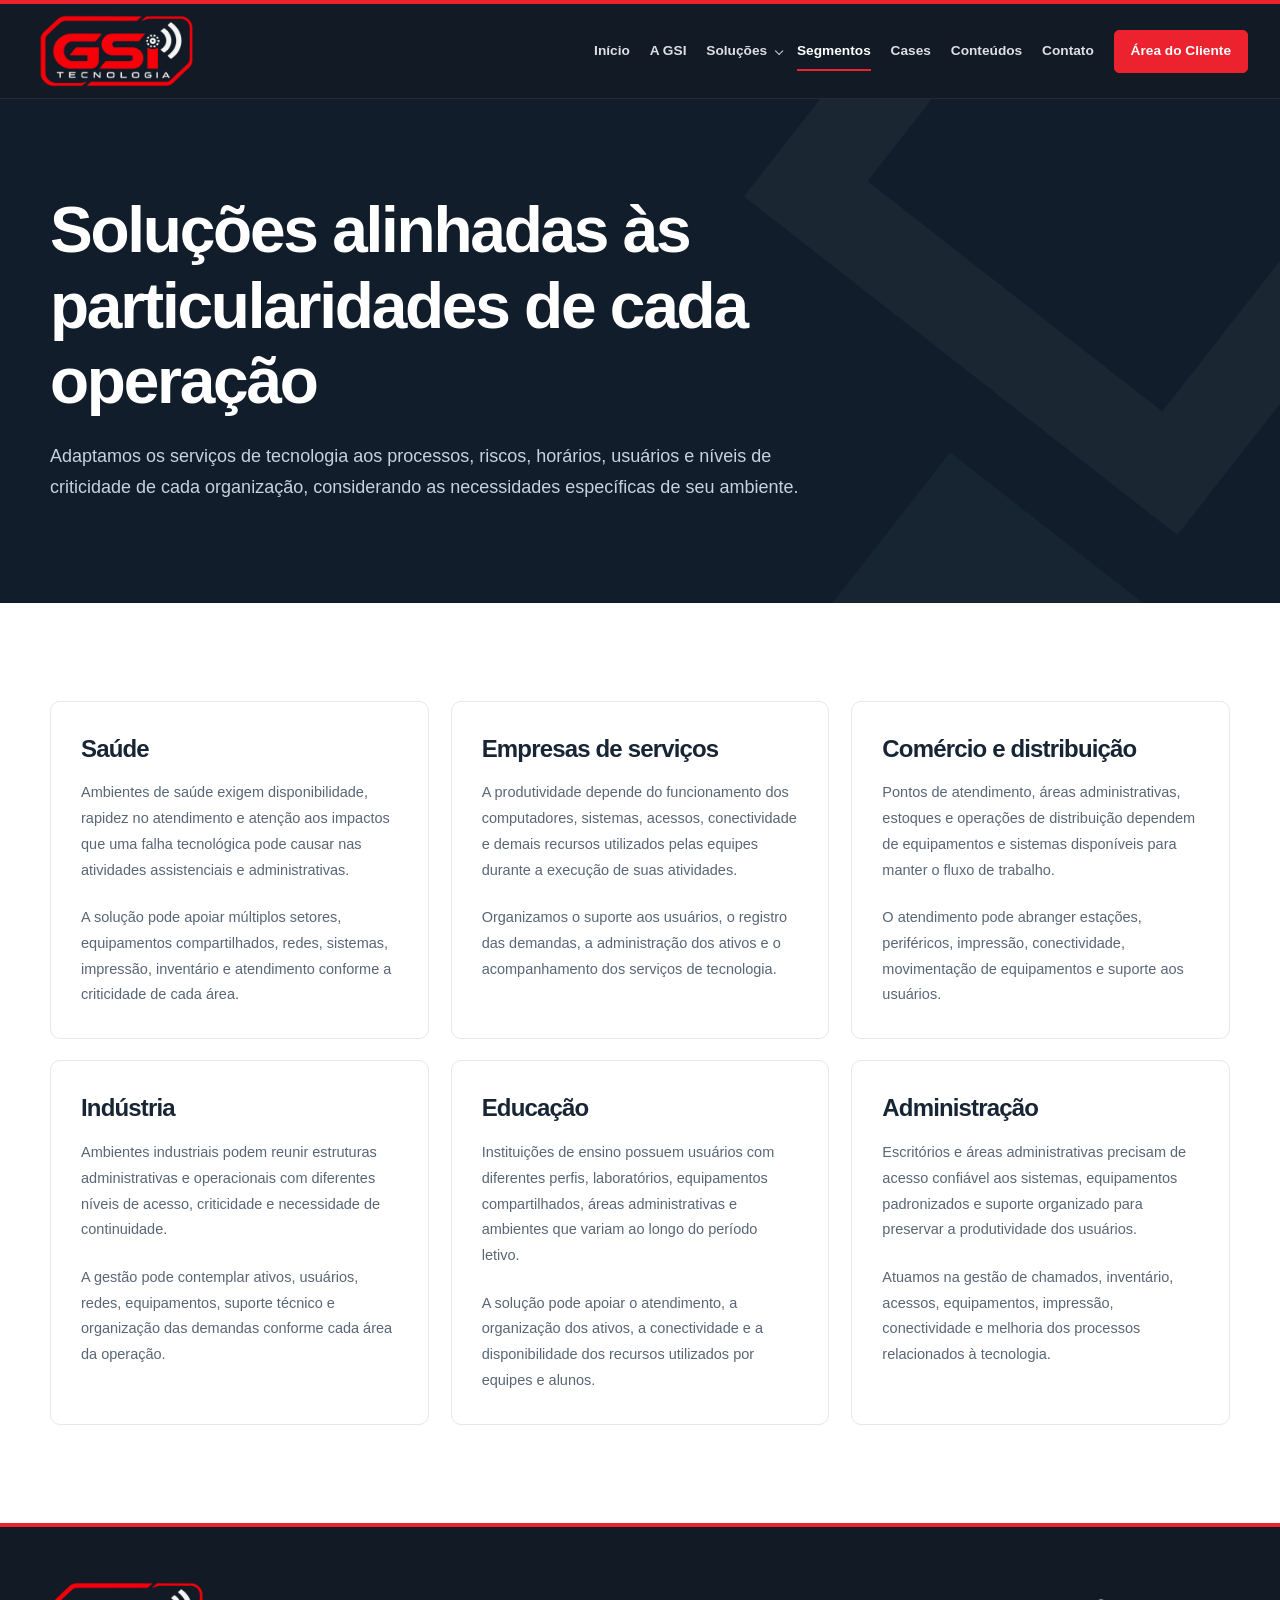
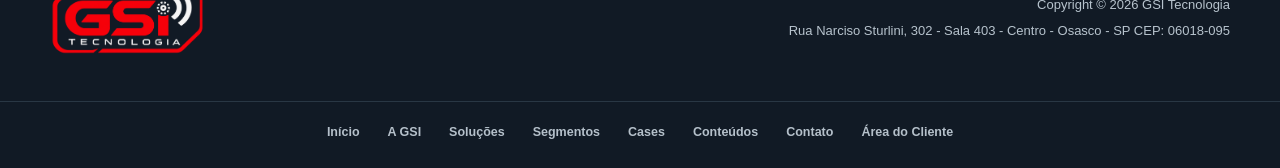
<file: segmentos/index.html>
<!DOCTYPE html>

<html data-site-root="../" lang="pt-BR">
<head>
<meta charset="utf-8"/>
<meta content="width=device-width, initial-scale=1" name="viewport"/>
<meta content="light" name="color-scheme"/>
<meta content="#111a25" name="theme-color"/>
<title>Segmentos – GSI Tecnologia</title>
<link href="../assets/logo-gsi.png" rel="icon" type="image/png"/>
<link href="../assets/style.css" rel="stylesheet"/>
<script defer="" src="../assets/app.js"></script>
</head>
<body class="internal-page">
<a class="skip-link" href="#main">Ir para o conteúdo</a>
<div aria-hidden="true" class="brand-bar"></div>
<header class="site-header" role="banner">
<div class="header-inner">
<a aria-label="GSI Tecnologia" class="brand-link" href="https://gsi.tec.br/">
<img alt="GSI Tecnologia" height="727" src="../assets/logo-gsi.png" width="1525"/>
</a>
<button aria-controls="primary-menu" aria-expanded="false" aria-label="Menu" class="nav-toggle" type="button"><span></span><span></span><span></span></button>
<nav aria-label="Navegação principal do site" class="site-nav" id="primary-menu">
<ul class="nav-list"><li class="nav-item"><a href="https://gsi.tec.br/">Início</a></li>
<li class="nav-item"><a href="https://gsi.tec.br/a-gsi/">A GSI</a></li>
<li class="nav-item has-children"><a href="https://gsi.tec.br/solucoes/">Soluções</a><ul class="sub-menu"><li><a href="https://gsi.tec.br/solucoes/gestao-e-suporte-de-ti/">Gestão e Suporte de TI</a></li><li><a href="https://gsi.tec.br/solucoes/locacao-de-equipamentos/">Locação de Equipamentos</a></li><li><a href="https://gsi.tec.br/solucoes/outsourcing-de-impressao/">Outsourcing de Impressão</a></li></ul></li>
<li class="nav-item current"><a aria-current="page" href="https://gsi.tec.br/segmentos/">Segmentos</a></li>
<li class="nav-item"><a href="https://gsi.tec.br/cases/">Cases</a></li>
<li class="nav-item"><a href="https://gsi.tec.br/conteudos/">Conteúdos</a></li>
<li class="nav-item"><a href="https://gsi.tec.br/contato/">Contato</a></li>
<li class="nav-item nav-client"><a href="https://gsi.tec.br/area-do-cliente/">Área do Cliente</a></li></ul>
</nav>
</div>
</header>
<main id="main" role="main"><section class="sitcon-page-hero">
<div class="sitcon-container">

<h1>Soluções alinhadas às particularidades de cada operação</h1>
<p>
            Adaptamos os serviços de tecnologia aos processos, riscos,
            horários, usuários e níveis de criticidade de cada organização,
            considerando as necessidades específicas de seu ambiente.
        </p>
</div>
</section>
<section class="sitcon-section">
<div class="sitcon-container">
<div class="sitcon-grid sitcon-grid--3">
<article class="sitcon-card">
<h2>Saúde</h2>
<p>
                    Ambientes de saúde exigem disponibilidade, rapidez no
                    atendimento e atenção aos impactos que uma falha
                    tecnológica pode causar nas atividades assistenciais e
                    administrativas.
                </p>
<p>
                    A solução pode apoiar múltiplos setores, equipamentos
                    compartilhados, redes, sistemas, impressão, inventário e
                    atendimento conforme a criticidade de cada área.
                </p>
</article>
<article class="sitcon-card">
<h2>Empresas de serviços</h2>
<p>
                    A produtividade depende do funcionamento dos computadores,
                    sistemas, acessos, conectividade e demais recursos utilizados
                    pelas equipes durante a execução de suas atividades.
                </p>
<p>
                    Organizamos o suporte aos usuários, o registro das demandas,
                    a administração dos ativos e o acompanhamento dos serviços
                    de tecnologia.
                </p>
</article>
<article class="sitcon-card">
<h2>Comércio e distribuição</h2>
<p>
                    Pontos de atendimento, áreas administrativas, estoques e
                    operações de distribuição dependem de equipamentos e
                    sistemas disponíveis para manter o fluxo de trabalho.
                </p>
<p>
                    O atendimento pode abranger estações, periféricos, impressão,
                    conectividade, movimentação de equipamentos e suporte aos
                    usuários.
                </p>
</article>
<article class="sitcon-card">
<h2>Indústria</h2>
<p>
                    Ambientes industriais podem reunir estruturas administrativas
                    e operacionais com diferentes níveis de acesso, criticidade
                    e necessidade de continuidade.
                </p>
<p>
                    A gestão pode contemplar ativos, usuários, redes, equipamentos,
                    suporte técnico e organização das demandas conforme cada
                    área da operação.
                </p>
</article>
<article class="sitcon-card">
<h2>Educação</h2>
<p>
                    Instituições de ensino possuem usuários com diferentes
                    perfis, laboratórios, equipamentos compartilhados, áreas
                    administrativas e ambientes que variam ao longo do período
                    letivo.
                </p>
<p>
                    A solução pode apoiar o atendimento, a organização dos
                    ativos, a conectividade e a disponibilidade dos recursos
                    utilizados por equipes e alunos.
                </p>
</article>
<article class="sitcon-card">
<h2>Administração</h2>
<p>
                    Escritórios e áreas administrativas precisam de acesso
                    confiável aos sistemas, equipamentos padronizados e suporte
                    organizado para preservar a produtividade dos usuários.
                </p>
<p>
                    Atuamos na gestão de chamados, inventário, acessos,
                    equipamentos, impressão, conectividade e melhoria dos
                    processos relacionados à tecnologia.
                </p>
</article>
</div>
</div>
</section></main>
<footer class="site-footer" role="contentinfo">
<div class="footer-inner">
<a class="footer-brand" href="https://gsi.tec.br/"><img alt="GSI Tecnologia" height="727" loading="lazy" src="../assets/logo-gsi.png" width="1525"/></a>
<div class="footer-copy"><span class="sitcon-footer-line">Copyright © 2026 GSI Tecnologia</span><span class="sitcon-footer-line">Rua Narciso Sturlini, 302 - Sala 403 - Centro - Osasco - SP CEP: 06018-095</span></div>
</div>
<div class="footer-rule"></div>
<nav aria-label="Navegação principal do site" class="footer-nav"><a href="https://gsi.tec.br/">Início</a><a href="https://gsi.tec.br/a-gsi/">A GSI</a><a href="https://gsi.tec.br/solucoes/">Soluções</a><a href="https://gsi.tec.br/segmentos/">Segmentos</a><a href="https://gsi.tec.br/cases/">Cases</a><a href="https://gsi.tec.br/conteudos/">Conteúdos</a><a href="https://gsi.tec.br/contato/">Contato</a><a href="https://gsi.tec.br/area-do-cliente/">Área do Cliente</a></nav>
</footer>
</body>
</html>
</file>
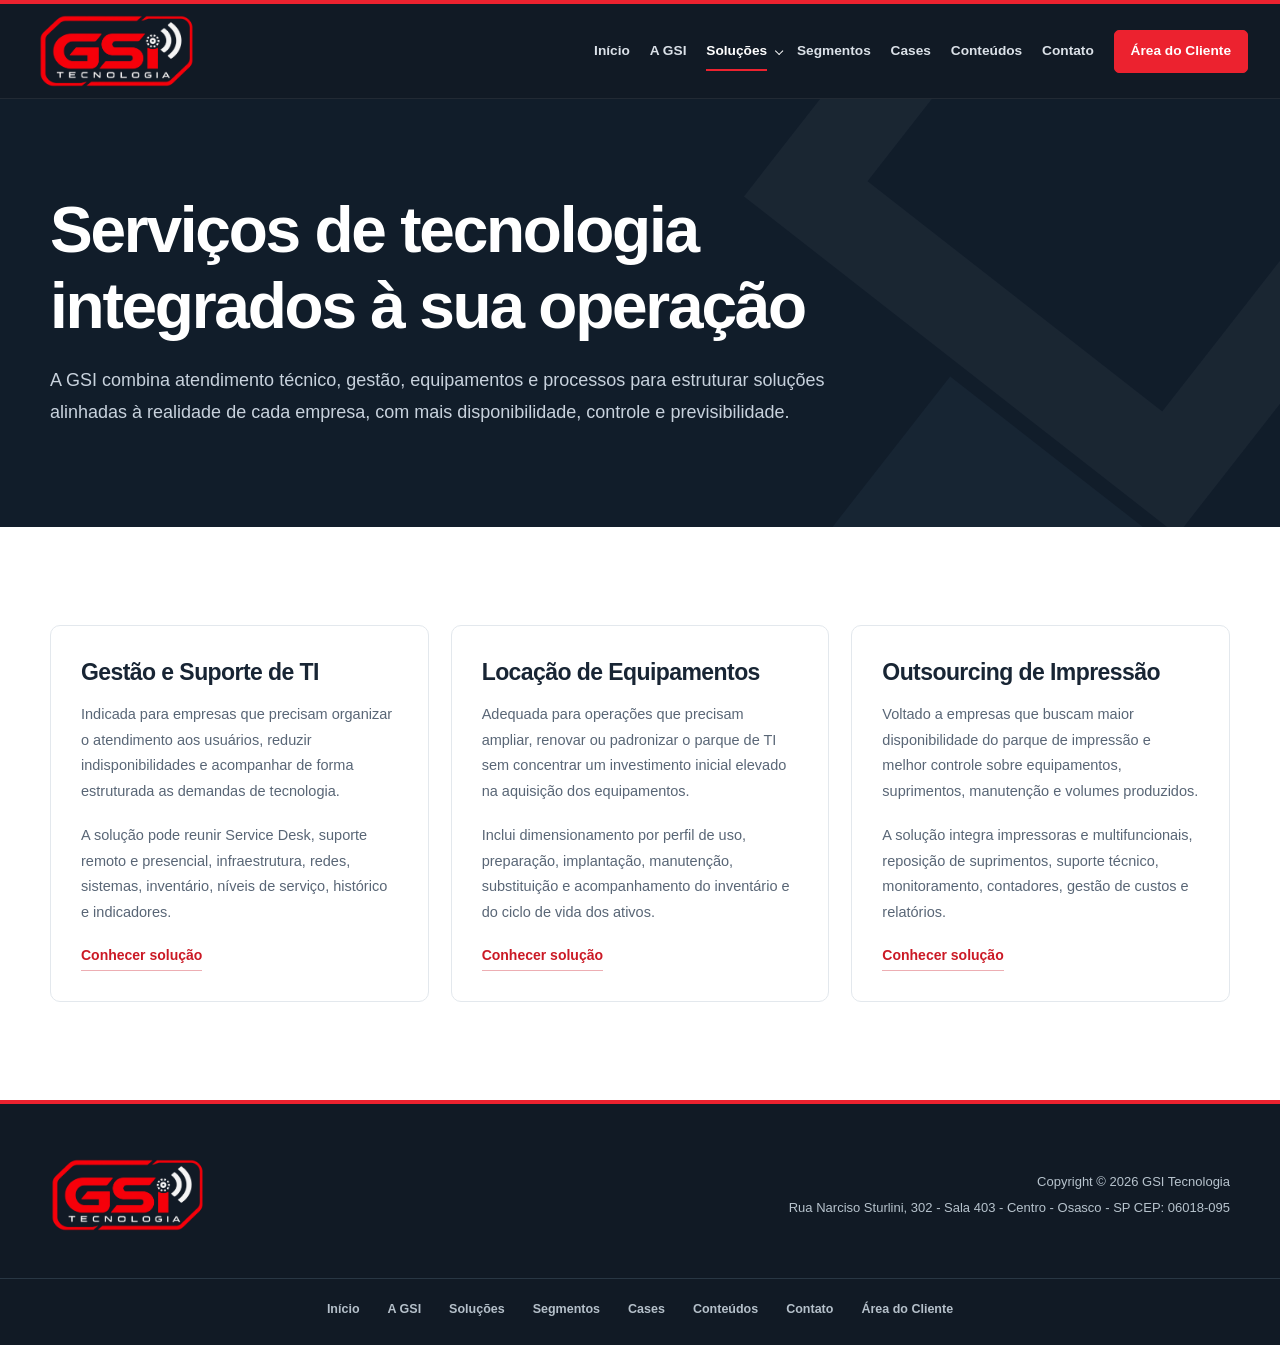
<file: solucoes/index.html>
<!DOCTYPE html>

<html data-site-root="../" lang="pt-BR">
<head>
<meta charset="utf-8"/>
<meta content="width=device-width, initial-scale=1" name="viewport"/>
<meta content="light" name="color-scheme"/>
<meta content="#111a25" name="theme-color"/>
<title>Soluções – GSI Tecnologia</title>
<link href="../assets/logo-gsi.png" rel="icon" type="image/png"/>
<link href="../assets/style.css" rel="stylesheet"/>
<script defer="" src="../assets/app.js"></script>
</head>
<body class="internal-page">
<a class="skip-link" href="#main">Ir para o conteúdo</a>
<div aria-hidden="true" class="brand-bar"></div>
<header class="site-header" role="banner">
<div class="header-inner">
<a aria-label="GSI Tecnologia" class="brand-link" href="https://gsi.tec.br/">
<img alt="GSI Tecnologia" height="727" src="../assets/logo-gsi.png" width="1525"/>
</a>
<button aria-controls="primary-menu" aria-expanded="false" aria-label="Menu" class="nav-toggle" type="button"><span></span><span></span><span></span></button>
<nav aria-label="Navegação principal do site" class="site-nav" id="primary-menu">
<ul class="nav-list"><li class="nav-item"><a href="https://gsi.tec.br/">Início</a></li>
<li class="nav-item"><a href="https://gsi.tec.br/a-gsi/">A GSI</a></li>
<li class="nav-item current has-children"><a aria-current="page" href="https://gsi.tec.br/solucoes/">Soluções</a><ul class="sub-menu"><li><a href="https://gsi.tec.br/solucoes/gestao-e-suporte-de-ti/">Gestão e Suporte de TI</a></li><li><a href="https://gsi.tec.br/solucoes/locacao-de-equipamentos/">Locação de Equipamentos</a></li><li><a href="https://gsi.tec.br/solucoes/outsourcing-de-impressao/">Outsourcing de Impressão</a></li></ul></li>
<li class="nav-item"><a href="https://gsi.tec.br/segmentos/">Segmentos</a></li>
<li class="nav-item"><a href="https://gsi.tec.br/cases/">Cases</a></li>
<li class="nav-item"><a href="https://gsi.tec.br/conteudos/">Conteúdos</a></li>
<li class="nav-item"><a href="https://gsi.tec.br/contato/">Contato</a></li>
<li class="nav-item nav-client"><a href="https://gsi.tec.br/area-do-cliente/">Área do Cliente</a></li></ul>
</nav>
</div>
</header>
<main id="main" role="main"><section class="sitcon-page-hero">
<div class="sitcon-container">

<h1>Serviços de tecnologia integrados à sua operação</h1>
<p>
            A GSI combina atendimento técnico, gestão, equipamentos e
            processos para estruturar soluções alinhadas à realidade de cada
            empresa, com mais disponibilidade, controle e previsibilidade.
        </p>
</div>
</section>
<section class="sitcon-section">
<div class="sitcon-container">
<div class="sitcon-grid sitcon-grid--3">
<article class="sitcon-service-card">
<h2>Gestão e Suporte de TI</h2>
<p>
                    Indicada para empresas que precisam organizar o atendimento
                    aos usuários, reduzir indisponibilidades e acompanhar de
                    forma estruturada as demandas de tecnologia.
                </p>
<p>
                    A solução pode reunir Service Desk, suporte remoto e
                    presencial, infraestrutura, redes, sistemas, inventário,
                    níveis de serviço, histórico e indicadores.
                </p>
<a href="https://gsi.tec.br/solucoes/gestao-e-suporte-de-ti/">
                    Conhecer solução
                </a>
</article>
<article class="sitcon-service-card">
<h2>Locação de Equipamentos</h2>
<p>
                    Adequada para operações que precisam ampliar, renovar ou
                    padronizar o parque de TI sem concentrar um investimento
                    inicial elevado na aquisição dos equipamentos.
                </p>
<p>
                    Inclui dimensionamento por perfil de uso, preparação,
                    implantação, manutenção, substituição e acompanhamento do
                    inventário e do ciclo de vida dos ativos.
                </p>
<a href="https://gsi.tec.br/solucoes/locacao-de-equipamentos/">
                    Conhecer solução
                </a>
</article>
<article class="sitcon-service-card">
<h2>Outsourcing de Impressão</h2>
<p>
                    Voltado a empresas que buscam maior disponibilidade do
                    parque de impressão e melhor controle sobre equipamentos,
                    suprimentos, manutenção e volumes produzidos.
                </p>
<p>
                    A solução integra impressoras e multifuncionais, reposição
                    de suprimentos, suporte técnico, monitoramento, contadores,
                    gestão de custos e relatórios.
                </p>
<a href="https://gsi.tec.br/solucoes/outsourcing-de-impressao/">
                    Conhecer solução
                </a>
</article>
</div>
</div>
</section></main>
<footer class="site-footer" role="contentinfo">
<div class="footer-inner">
<a class="footer-brand" href="https://gsi.tec.br/"><img alt="GSI Tecnologia" height="727" loading="lazy" src="../assets/logo-gsi.png" width="1525"/></a>
<div class="footer-copy"><span class="sitcon-footer-line">Copyright © 2026 GSI Tecnologia</span><span class="sitcon-footer-line">Rua Narciso Sturlini, 302 - Sala 403 - Centro - Osasco - SP CEP: 06018-095</span></div>
</div>
<div class="footer-rule"></div>
<nav aria-label="Navegação principal do site" class="footer-nav"><a href="https://gsi.tec.br/">Início</a><a href="https://gsi.tec.br/a-gsi/">A GSI</a><a href="https://gsi.tec.br/solucoes/">Soluções</a><a href="https://gsi.tec.br/segmentos/">Segmentos</a><a href="https://gsi.tec.br/cases/">Cases</a><a href="https://gsi.tec.br/conteudos/">Conteúdos</a><a href="https://gsi.tec.br/contato/">Contato</a><a href="https://gsi.tec.br/area-do-cliente/">Área do Cliente</a></nav>
</footer>
</body>
</html>
</file>
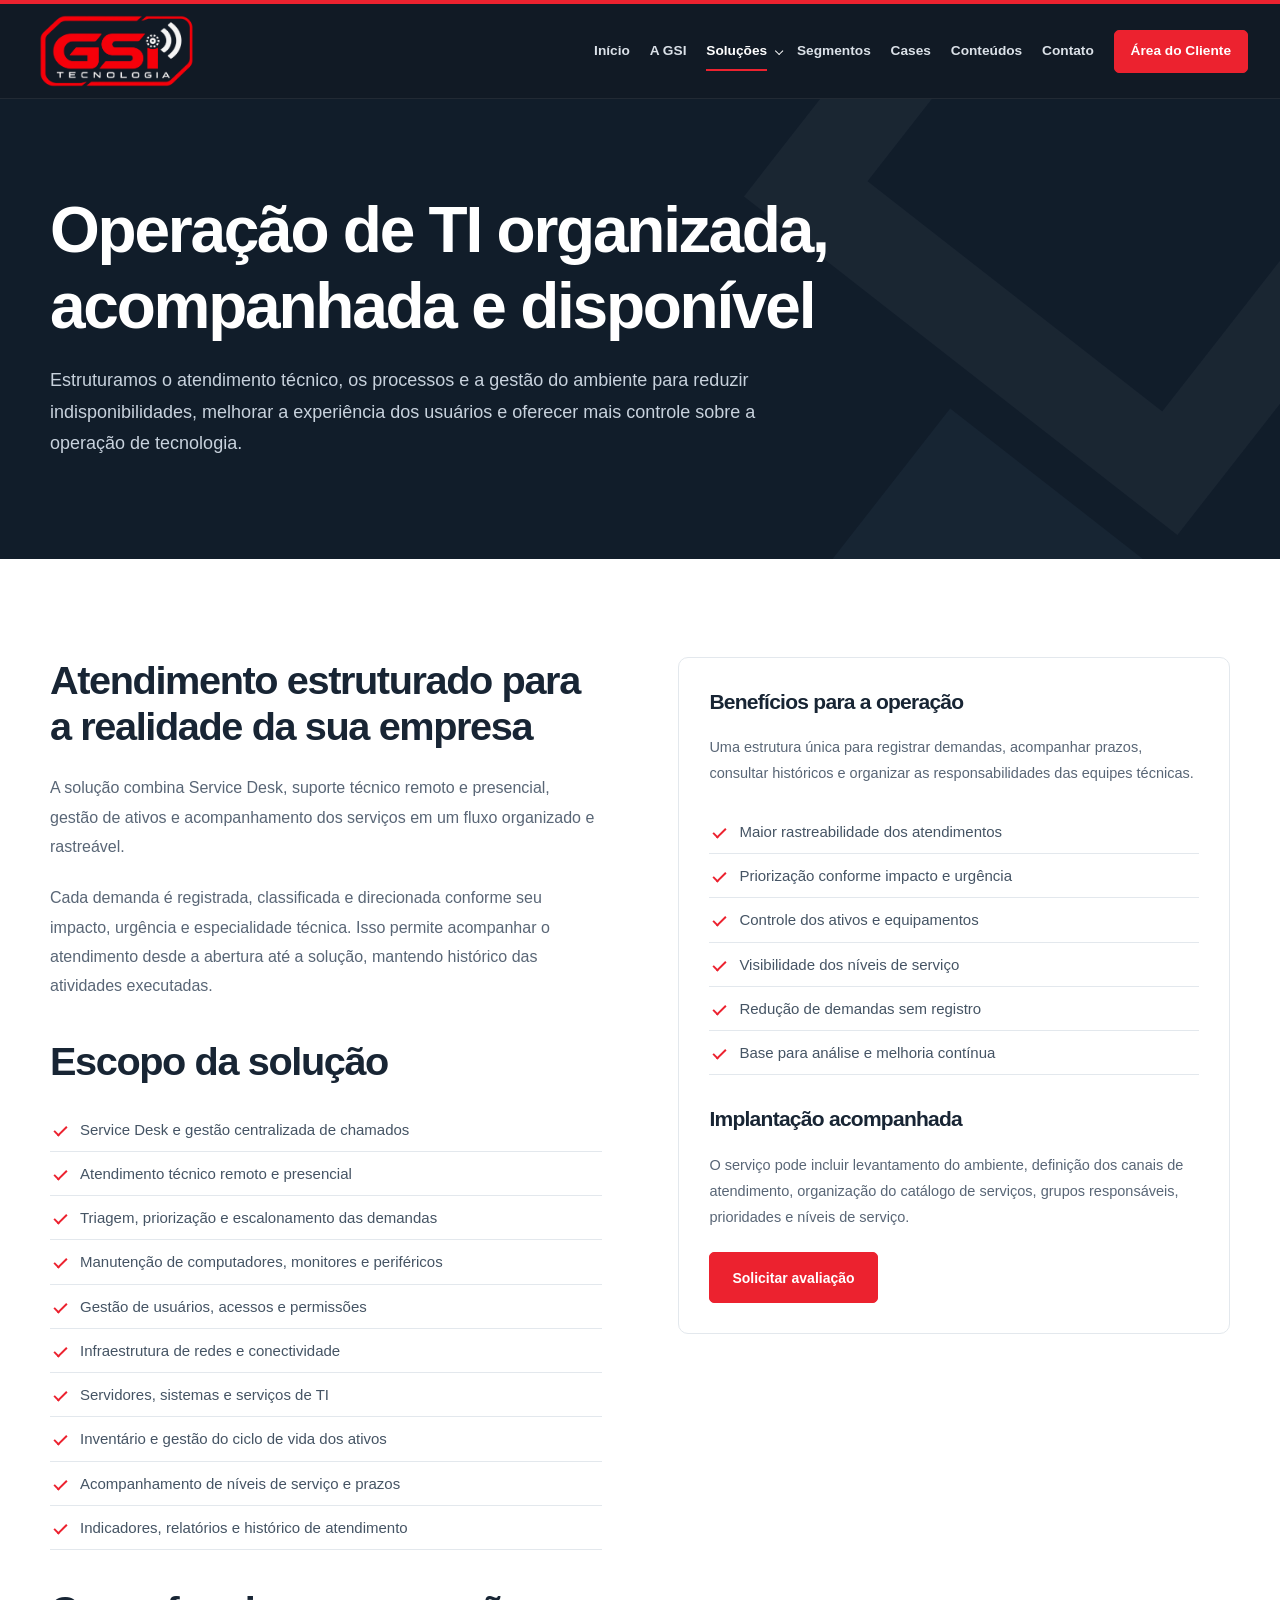
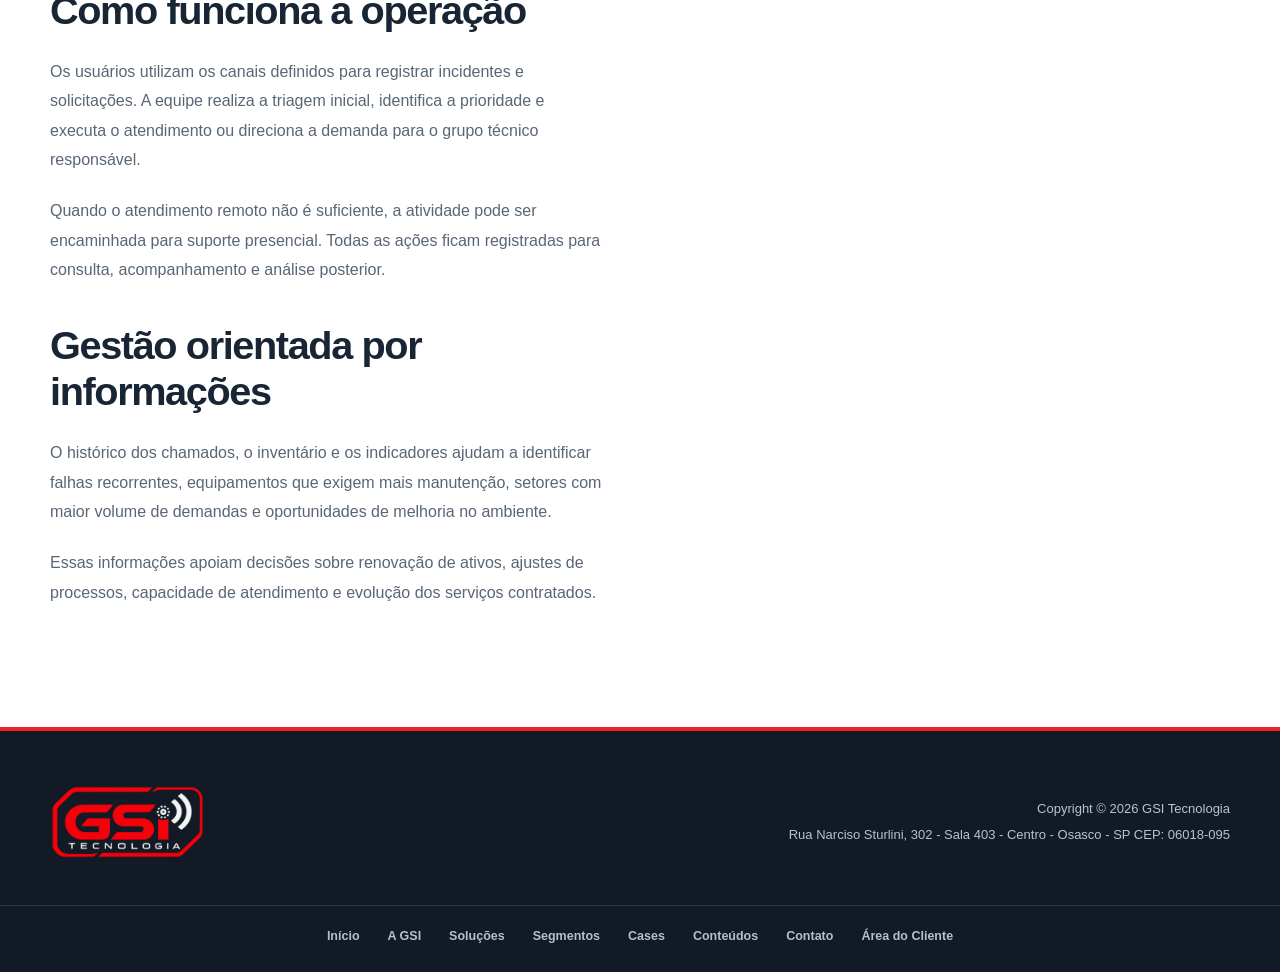
<file: solucoes/gestao-e-suporte-de-ti/index.html>
<!DOCTYPE html>

<html data-site-root="../../" lang="pt-BR">
<head>
<meta charset="utf-8"/>
<meta content="width=device-width, initial-scale=1" name="viewport"/>
<meta content="light" name="color-scheme"/>
<meta content="#111a25" name="theme-color"/>
<title>Gestão e Suporte de TI – GSI Tecnologia</title>
<link href="../../assets/logo-gsi.png" rel="icon" type="image/png"/>
<link href="../../assets/style.css" rel="stylesheet"/>
<script defer="" src="../../assets/app.js"></script>
</head>
<body class="internal-page">
<a class="skip-link" href="#main">Ir para o conteúdo</a>
<div aria-hidden="true" class="brand-bar"></div>
<header class="site-header" role="banner">
<div class="header-inner">
<a aria-label="GSI Tecnologia" class="brand-link" href="https://gsi.tec.br/">
<img alt="GSI Tecnologia" height="727" src="../../assets/logo-gsi.png" width="1525"/>
</a>
<button aria-controls="primary-menu" aria-expanded="false" aria-label="Menu" class="nav-toggle" type="button"><span></span><span></span><span></span></button>
<nav aria-label="Navegação principal do site" class="site-nav" id="primary-menu">
<ul class="nav-list"><li class="nav-item"><a href="https://gsi.tec.br/">Início</a></li>
<li class="nav-item"><a href="https://gsi.tec.br/a-gsi/">A GSI</a></li>
<li class="nav-item current has-children"><a href="https://gsi.tec.br/solucoes/">Soluções</a><ul class="sub-menu"><li><a href="https://gsi.tec.br/solucoes/gestao-e-suporte-de-ti/">Gestão e Suporte de TI</a></li><li><a href="https://gsi.tec.br/solucoes/locacao-de-equipamentos/">Locação de Equipamentos</a></li><li><a href="https://gsi.tec.br/solucoes/outsourcing-de-impressao/">Outsourcing de Impressão</a></li></ul></li>
<li class="nav-item"><a href="https://gsi.tec.br/segmentos/">Segmentos</a></li>
<li class="nav-item"><a href="https://gsi.tec.br/cases/">Cases</a></li>
<li class="nav-item"><a href="https://gsi.tec.br/conteudos/">Conteúdos</a></li>
<li class="nav-item"><a href="https://gsi.tec.br/contato/">Contato</a></li>
<li class="nav-item nav-client"><a href="https://gsi.tec.br/area-do-cliente/">Área do Cliente</a></li></ul>
</nav>
</div>
</header>
<main id="main" role="main"><section class="sitcon-page-hero">
<div class="sitcon-container">

<h1>Operação de TI organizada, acompanhada e disponível</h1>
<p>
            Estruturamos o atendimento técnico, os processos e a gestão do
            ambiente para reduzir indisponibilidades, melhorar a experiência
            dos usuários e oferecer mais controle sobre a operação de tecnologia.
        </p>
</div>
</section>
<section class="sitcon-section">
<div class="sitcon-container sitcon-split">
<div>
<h2>Atendimento estruturado para a realidade da sua empresa</h2>
<p>
                A solução combina Service Desk, suporte técnico remoto e
                presencial, gestão de ativos e acompanhamento dos serviços
                em um fluxo organizado e rastreável.
            </p>
<p>
                Cada demanda é registrada, classificada e direcionada conforme
                seu impacto, urgência e especialidade técnica. Isso permite
                acompanhar o atendimento desde a abertura até a solução,
                mantendo histórico das atividades executadas.
            </p>
<h2>Escopo da solução</h2>
<ul class="sitcon-check-list">
<li>Service Desk e gestão centralizada de chamados</li>
<li>Atendimento técnico remoto e presencial</li>
<li>Triagem, priorização e escalonamento das demandas</li>
<li>Manutenção de computadores, monitores e periféricos</li>
<li>Gestão de usuários, acessos e permissões</li>
<li>Infraestrutura de redes e conectividade</li>
<li>Servidores, sistemas e serviços de TI</li>
<li>Inventário e gestão do ciclo de vida dos ativos</li>
<li>Acompanhamento de níveis de serviço e prazos</li>
<li>Indicadores, relatórios e histórico de atendimento</li>
</ul>
<h2>Como funciona a operação</h2>
<p>
                Os usuários utilizam os canais definidos para registrar
                incidentes e solicitações. A equipe realiza a triagem inicial,
                identifica a prioridade e executa o atendimento ou direciona
                a demanda para o grupo técnico responsável.
            </p>
<p>
                Quando o atendimento remoto não é suficiente, a atividade pode
                ser encaminhada para suporte presencial. Todas as ações ficam
                registradas para consulta, acompanhamento e análise posterior.
            </p>
<h2>Gestão orientada por informações</h2>
<p>
                O histórico dos chamados, o inventário e os indicadores ajudam
                a identificar falhas recorrentes, equipamentos que exigem mais
                manutenção, setores com maior volume de demandas e oportunidades
                de melhoria no ambiente.
            </p>
<p>
                Essas informações apoiam decisões sobre renovação de ativos,
                ajustes de processos, capacidade de atendimento e evolução dos
                serviços contratados.
            </p>
</div>
<div class="sitcon-card">
<h3>Benefícios para a operação</h3>
<p>
                Uma estrutura única para registrar demandas, acompanhar prazos,
                consultar históricos e organizar as responsabilidades das
                equipes técnicas.
            </p>
<ul class="sitcon-check-list">
<li>Maior rastreabilidade dos atendimentos</li>
<li>Priorização conforme impacto e urgência</li>
<li>Controle dos ativos e equipamentos</li>
<li>Visibilidade dos níveis de serviço</li>
<li>Redução de demandas sem registro</li>
<li>Base para análise e melhoria contínua</li>
</ul>
<h3>Implantação acompanhada</h3>
<p>
                O serviço pode incluir levantamento do ambiente, definição dos
                canais de atendimento, organização do catálogo de serviços,
                grupos responsáveis, prioridades e níveis de serviço.
            </p>
<a class="wp-block-button__link sitcon-native-button" href="https://gsi.tec.br/contato/">Solicitar avaliação</a>
</div>
</div>
</section></main>
<footer class="site-footer" role="contentinfo">
<div class="footer-inner">
<a class="footer-brand" href="https://gsi.tec.br/"><img alt="GSI Tecnologia" height="727" loading="lazy" src="../../assets/logo-gsi.png" width="1525"/></a>
<div class="footer-copy"><span class="sitcon-footer-line">Copyright © 2026 GSI Tecnologia</span><span class="sitcon-footer-line">Rua Narciso Sturlini, 302 - Sala 403 - Centro - Osasco - SP CEP: 06018-095</span></div>
</div>
<div class="footer-rule"></div>
<nav aria-label="Navegação principal do site" class="footer-nav"><a href="https://gsi.tec.br/">Início</a><a href="https://gsi.tec.br/a-gsi/">A GSI</a><a href="https://gsi.tec.br/solucoes/">Soluções</a><a href="https://gsi.tec.br/segmentos/">Segmentos</a><a href="https://gsi.tec.br/cases/">Cases</a><a href="https://gsi.tec.br/conteudos/">Conteúdos</a><a href="https://gsi.tec.br/contato/">Contato</a><a href="https://gsi.tec.br/area-do-cliente/">Área do Cliente</a></nav>
</footer>
</body>
</html>
</file>
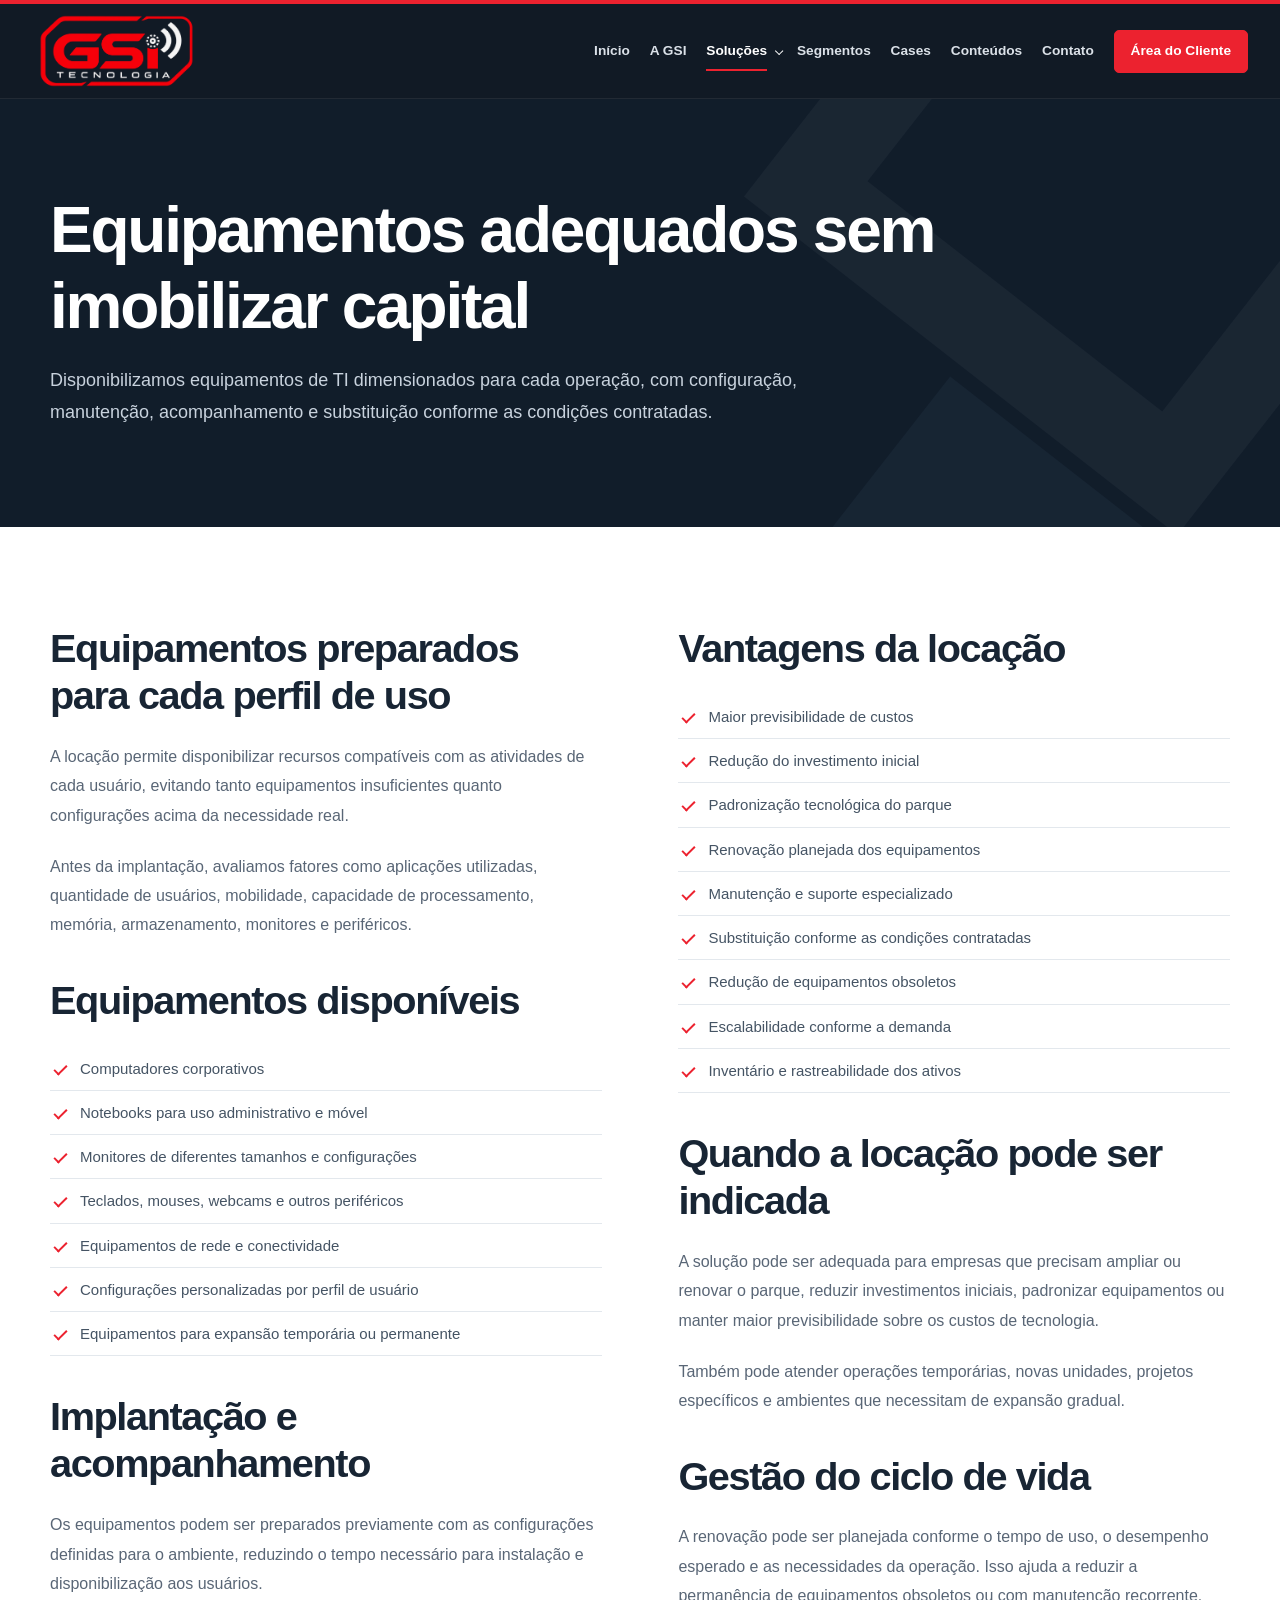
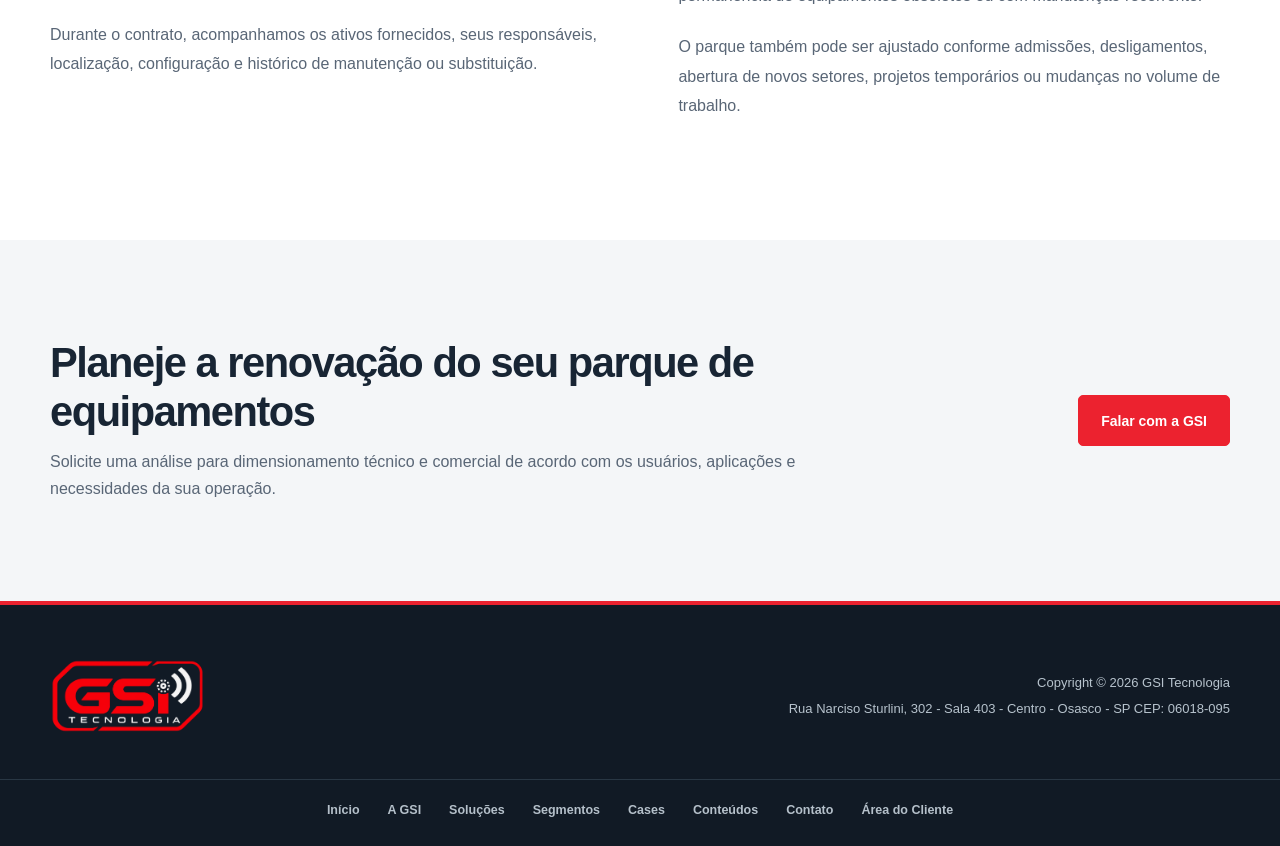
<file: solucoes/locacao-de-equipamentos/index.html>
<!DOCTYPE html>

<html data-site-root="../../" lang="pt-BR">
<head>
<meta charset="utf-8"/>
<meta content="width=device-width, initial-scale=1" name="viewport"/>
<meta content="light" name="color-scheme"/>
<meta content="#111a25" name="theme-color"/>
<title>Locação de Equipamentos – GSI Tecnologia</title>
<link href="../../assets/logo-gsi.png" rel="icon" type="image/png"/>
<link href="../../assets/style.css" rel="stylesheet"/>
<script defer="" src="../../assets/app.js"></script>
</head>
<body class="internal-page">
<a class="skip-link" href="#main">Ir para o conteúdo</a>
<div aria-hidden="true" class="brand-bar"></div>
<header class="site-header" role="banner">
<div class="header-inner">
<a aria-label="GSI Tecnologia" class="brand-link" href="https://gsi.tec.br/">
<img alt="GSI Tecnologia" height="727" src="../../assets/logo-gsi.png" width="1525"/>
</a>
<button aria-controls="primary-menu" aria-expanded="false" aria-label="Menu" class="nav-toggle" type="button"><span></span><span></span><span></span></button>
<nav aria-label="Navegação principal do site" class="site-nav" id="primary-menu">
<ul class="nav-list"><li class="nav-item"><a href="https://gsi.tec.br/">Início</a></li>
<li class="nav-item"><a href="https://gsi.tec.br/a-gsi/">A GSI</a></li>
<li class="nav-item current has-children"><a href="https://gsi.tec.br/solucoes/">Soluções</a><ul class="sub-menu"><li><a href="https://gsi.tec.br/solucoes/gestao-e-suporte-de-ti/">Gestão e Suporte de TI</a></li><li><a href="https://gsi.tec.br/solucoes/locacao-de-equipamentos/">Locação de Equipamentos</a></li><li><a href="https://gsi.tec.br/solucoes/outsourcing-de-impressao/">Outsourcing de Impressão</a></li></ul></li>
<li class="nav-item"><a href="https://gsi.tec.br/segmentos/">Segmentos</a></li>
<li class="nav-item"><a href="https://gsi.tec.br/cases/">Cases</a></li>
<li class="nav-item"><a href="https://gsi.tec.br/conteudos/">Conteúdos</a></li>
<li class="nav-item"><a href="https://gsi.tec.br/contato/">Contato</a></li>
<li class="nav-item nav-client"><a href="https://gsi.tec.br/area-do-cliente/">Área do Cliente</a></li></ul>
</nav>
</div>
</header>
<main id="main" role="main"><section class="sitcon-page-hero">
<div class="sitcon-container">

<h1>Equipamentos adequados sem imobilizar capital</h1>
<p>
            Disponibilizamos equipamentos de TI dimensionados para cada
            operação, com configuração, manutenção, acompanhamento e
            substituição conforme as condições contratadas.
        </p>
</div>
</section>
<section class="sitcon-section">
<div class="sitcon-container sitcon-split">
<div>
<h2>Equipamentos preparados para cada perfil de uso</h2>
<p>
                A locação permite disponibilizar recursos compatíveis com as
                atividades de cada usuário, evitando tanto equipamentos
                insuficientes quanto configurações acima da necessidade real.
            </p>
<p>
                Antes da implantação, avaliamos fatores como aplicações
                utilizadas, quantidade de usuários, mobilidade, capacidade de
                processamento, memória, armazenamento, monitores e periféricos.
            </p>
<h2>Equipamentos disponíveis</h2>
<ul class="sitcon-check-list">
<li>Computadores corporativos</li>
<li>Notebooks para uso administrativo e móvel</li>
<li>Monitores de diferentes tamanhos e configurações</li>
<li>Teclados, mouses, webcams e outros periféricos</li>
<li>Equipamentos de rede e conectividade</li>
<li>Configurações personalizadas por perfil de usuário</li>
<li>Equipamentos para expansão temporária ou permanente</li>
</ul>
<h2>Implantação e acompanhamento</h2>
<p>
                Os equipamentos podem ser preparados previamente com as
                configurações definidas para o ambiente, reduzindo o tempo
                necessário para instalação e disponibilização aos usuários.
            </p>
<p>
                Durante o contrato, acompanhamos os ativos fornecidos, seus
                responsáveis, localização, configuração e histórico de
                manutenção ou substituição.
            </p>
</div>
<div>
<h2>Vantagens da locação</h2>
<ul class="sitcon-check-list">
<li>Maior previsibilidade de custos</li>
<li>Redução do investimento inicial</li>
<li>Padronização tecnológica do parque</li>
<li>Renovação planejada dos equipamentos</li>
<li>Manutenção e suporte especializado</li>
<li>Substituição conforme as condições contratadas</li>
<li>Redução de equipamentos obsoletos</li>
<li>Escalabilidade conforme a demanda</li>
<li>Inventário e rastreabilidade dos ativos</li>
</ul>
<h2>Quando a locação pode ser indicada</h2>
<p>
                A solução pode ser adequada para empresas que precisam
                ampliar ou renovar o parque, reduzir investimentos iniciais,
                padronizar equipamentos ou manter maior previsibilidade sobre
                os custos de tecnologia.
            </p>
<p>
                Também pode atender operações temporárias, novas unidades,
                projetos específicos e ambientes que necessitam de expansão
                gradual.
            </p>
<h2>Gestão do ciclo de vida</h2>
<p>
                A renovação pode ser planejada conforme o tempo de uso, o
                desempenho esperado e as necessidades da operação. Isso ajuda
                a reduzir a permanência de equipamentos obsoletos ou com
                manutenção recorrente.
            </p>
<p>
                O parque também pode ser ajustado conforme admissões,
                desligamentos, abertura de novos setores, projetos temporários
                ou mudanças no volume de trabalho.
            </p>
</div>
</div>
</section>
<section class="sitcon-section sitcon-section--light">
<div class="sitcon-container sitcon-cta-inline">
<div>
<h2>Planeje a renovação do seu parque de equipamentos</h2>
<p>
                Solicite uma análise para dimensionamento técnico e comercial
                de acordo com os usuários, aplicações e necessidades da sua
                operação.
            </p>
</div>
<a class="wp-block-button__link sitcon-native-button" href="https://gsi.tec.br/contato/">Falar com a GSI</a>
</div>
</section></main>
<footer class="site-footer" role="contentinfo">
<div class="footer-inner">
<a class="footer-brand" href="https://gsi.tec.br/"><img alt="GSI Tecnologia" height="727" loading="lazy" src="../../assets/logo-gsi.png" width="1525"/></a>
<div class="footer-copy"><span class="sitcon-footer-line">Copyright © 2026 GSI Tecnologia</span><span class="sitcon-footer-line">Rua Narciso Sturlini, 302 - Sala 403 - Centro - Osasco - SP CEP: 06018-095</span></div>
</div>
<div class="footer-rule"></div>
<nav aria-label="Navegação principal do site" class="footer-nav"><a href="https://gsi.tec.br/">Início</a><a href="https://gsi.tec.br/a-gsi/">A GSI</a><a href="https://gsi.tec.br/solucoes/">Soluções</a><a href="https://gsi.tec.br/segmentos/">Segmentos</a><a href="https://gsi.tec.br/cases/">Cases</a><a href="https://gsi.tec.br/conteudos/">Conteúdos</a><a href="https://gsi.tec.br/contato/">Contato</a><a href="https://gsi.tec.br/area-do-cliente/">Área do Cliente</a></nav>
</footer>
</body>
</html>
</file>
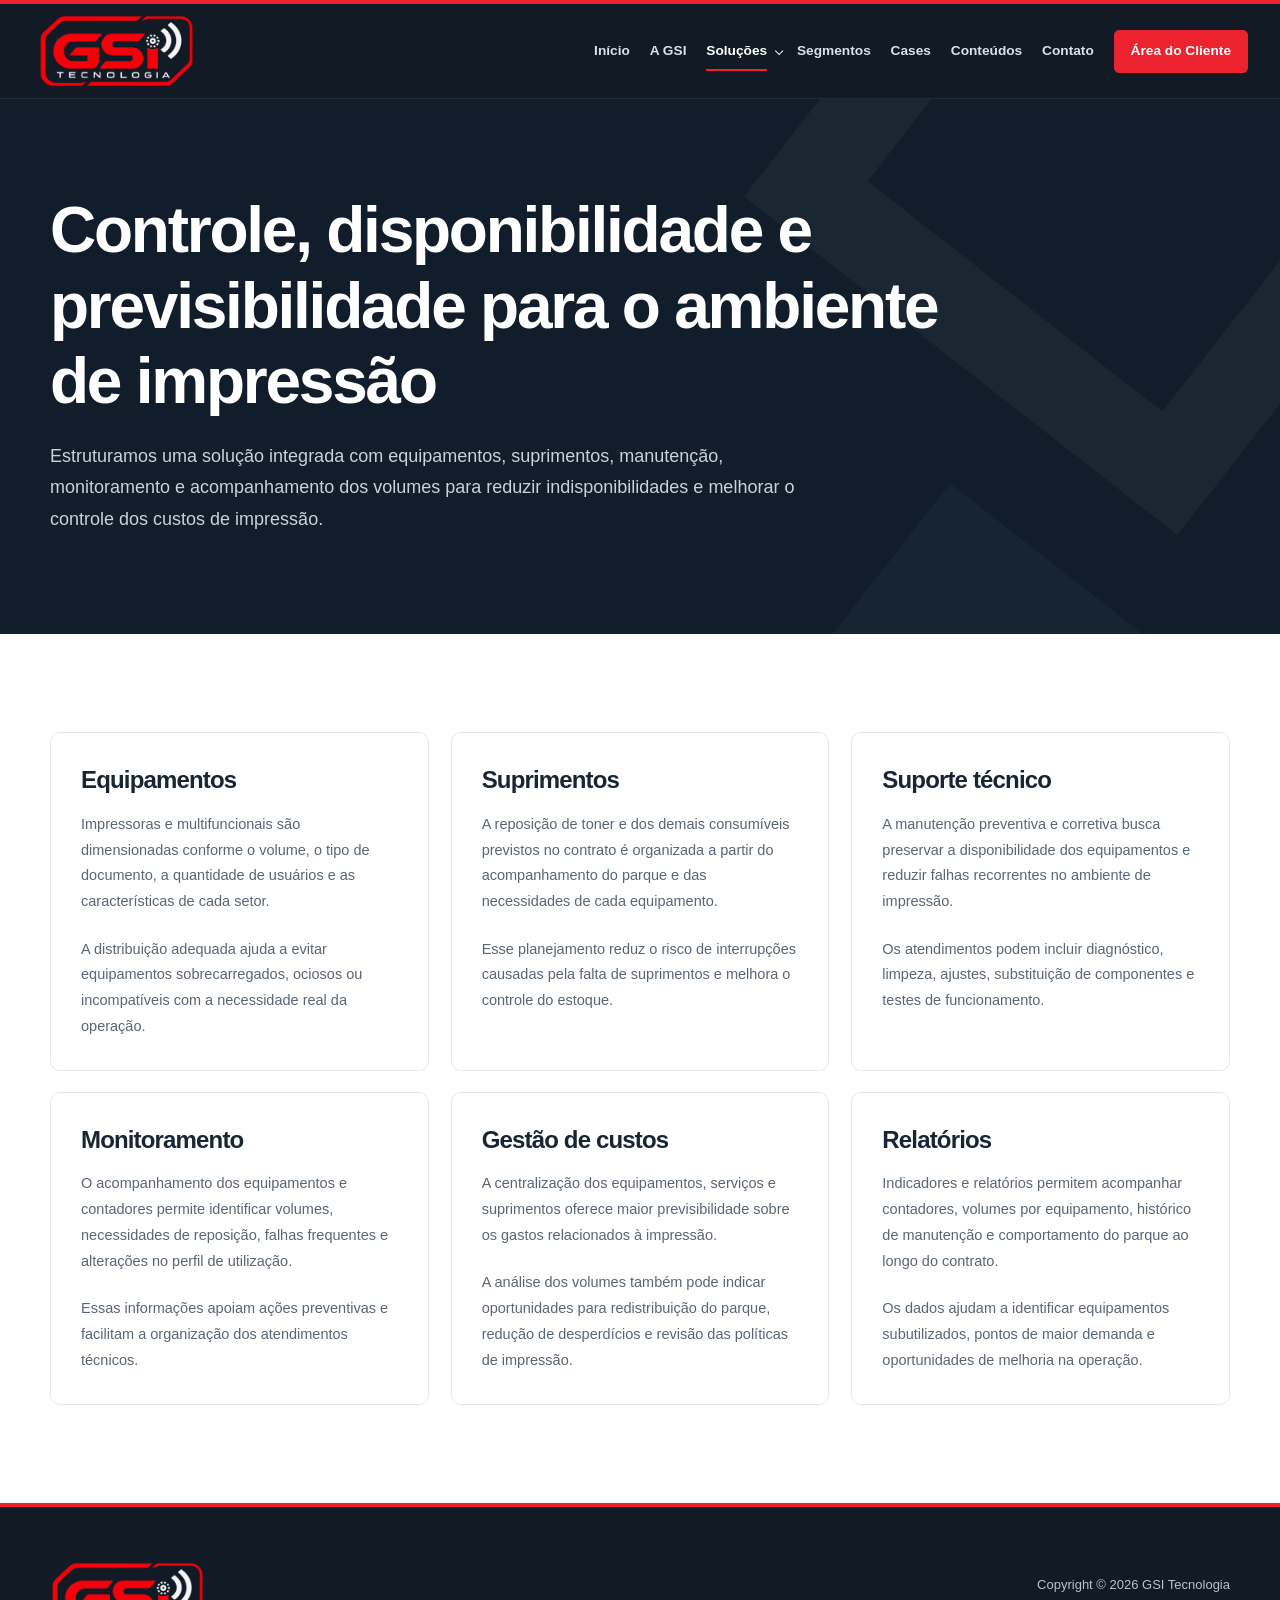
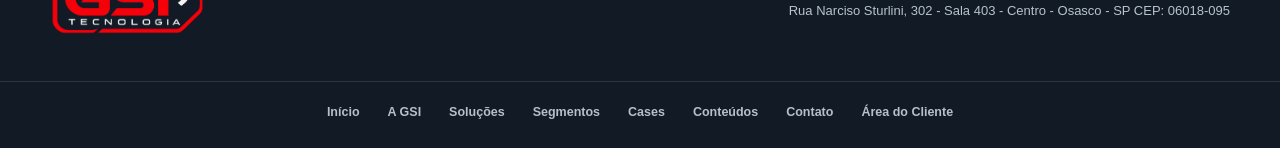
<file: solucoes/outsourcing-de-impressao/index.html>
<!DOCTYPE html>

<html data-site-root="../../" lang="pt-BR">
<head>
<meta charset="utf-8"/>
<meta content="width=device-width, initial-scale=1" name="viewport"/>
<meta content="light" name="color-scheme"/>
<meta content="#111a25" name="theme-color"/>
<title>Outsourcing de Impressão – GSI Tecnologia</title>
<link href="../../assets/logo-gsi.png" rel="icon" type="image/png"/>
<link href="../../assets/style.css" rel="stylesheet"/>
<script defer="" src="../../assets/app.js"></script>
</head>
<body class="internal-page">
<a class="skip-link" href="#main">Ir para o conteúdo</a>
<div aria-hidden="true" class="brand-bar"></div>
<header class="site-header" role="banner">
<div class="header-inner">
<a aria-label="GSI Tecnologia" class="brand-link" href="https://gsi.tec.br/">
<img alt="GSI Tecnologia" height="727" src="../../assets/logo-gsi.png" width="1525"/>
</a>
<button aria-controls="primary-menu" aria-expanded="false" aria-label="Menu" class="nav-toggle" type="button"><span></span><span></span><span></span></button>
<nav aria-label="Navegação principal do site" class="site-nav" id="primary-menu">
<ul class="nav-list"><li class="nav-item"><a href="https://gsi.tec.br/">Início</a></li>
<li class="nav-item"><a href="https://gsi.tec.br/a-gsi/">A GSI</a></li>
<li class="nav-item current has-children"><a href="https://gsi.tec.br/solucoes/">Soluções</a><ul class="sub-menu"><li><a href="https://gsi.tec.br/solucoes/gestao-e-suporte-de-ti/">Gestão e Suporte de TI</a></li><li><a href="https://gsi.tec.br/solucoes/locacao-de-equipamentos/">Locação de Equipamentos</a></li><li><a href="https://gsi.tec.br/solucoes/outsourcing-de-impressao/">Outsourcing de Impressão</a></li></ul></li>
<li class="nav-item"><a href="https://gsi.tec.br/segmentos/">Segmentos</a></li>
<li class="nav-item"><a href="https://gsi.tec.br/cases/">Cases</a></li>
<li class="nav-item"><a href="https://gsi.tec.br/conteudos/">Conteúdos</a></li>
<li class="nav-item"><a href="https://gsi.tec.br/contato/">Contato</a></li>
<li class="nav-item nav-client"><a href="https://gsi.tec.br/area-do-cliente/">Área do Cliente</a></li></ul>
</nav>
</div>
</header>
<main id="main" role="main"><section class="sitcon-page-hero">
<div class="sitcon-container">

<h1>Controle, disponibilidade e previsibilidade para o ambiente de impressão</h1>
<p>
            Estruturamos uma solução integrada com equipamentos, suprimentos,
            manutenção, monitoramento e acompanhamento dos volumes para reduzir
            indisponibilidades e melhorar o controle dos custos de impressão.
        </p>
</div>
</section>
<section class="sitcon-section">
<div class="sitcon-container">
<div class="sitcon-grid sitcon-grid--3">
<article class="sitcon-card">
<h2>Equipamentos</h2>
<p>
                    Impressoras e multifuncionais são dimensionadas conforme
                    o volume, o tipo de documento, a quantidade de usuários
                    e as características de cada setor.
                </p>
<p>
                    A distribuição adequada ajuda a evitar equipamentos
                    sobrecarregados, ociosos ou incompatíveis com a necessidade
                    real da operação.
                </p>
</article>
<article class="sitcon-card">
<h2>Suprimentos</h2>
<p>
                    A reposição de toner e dos demais consumíveis previstos
                    no contrato é organizada a partir do acompanhamento do
                    parque e das necessidades de cada equipamento.
                </p>
<p>
                    Esse planejamento reduz o risco de interrupções causadas
                    pela falta de suprimentos e melhora o controle do estoque.
                </p>
</article>
<article class="sitcon-card">
<h2>Suporte técnico</h2>
<p>
                    A manutenção preventiva e corretiva busca preservar a
                    disponibilidade dos equipamentos e reduzir falhas
                    recorrentes no ambiente de impressão.
                </p>
<p>
                    Os atendimentos podem incluir diagnóstico, limpeza,
                    ajustes, substituição de componentes e testes de
                    funcionamento.
                </p>
</article>
<article class="sitcon-card">
<h2>Monitoramento</h2>
<p>
                    O acompanhamento dos equipamentos e contadores permite
                    identificar volumes, necessidades de reposição, falhas
                    frequentes e alterações no perfil de utilização.
                </p>
<p>
                    Essas informações apoiam ações preventivas e facilitam
                    a organização dos atendimentos técnicos.
                </p>
</article>
<article class="sitcon-card">
<h2>Gestão de custos</h2>
<p>
                    A centralização dos equipamentos, serviços e suprimentos
                    oferece maior previsibilidade sobre os gastos relacionados
                    à impressão.
                </p>
<p>
                    A análise dos volumes também pode indicar oportunidades
                    para redistribuição do parque, redução de desperdícios
                    e revisão das políticas de impressão.
                </p>
</article>
<article class="sitcon-card">
<h2>Relatórios</h2>
<p>
                    Indicadores e relatórios permitem acompanhar contadores,
                    volumes por equipamento, histórico de manutenção e
                    comportamento do parque ao longo do contrato.
                </p>
<p>
                    Os dados ajudam a identificar equipamentos subutilizados,
                    pontos de maior demanda e oportunidades de melhoria na
                    operação.
                </p>
</article>
</div>
</div>
</section></main>
<footer class="site-footer" role="contentinfo">
<div class="footer-inner">
<a class="footer-brand" href="https://gsi.tec.br/"><img alt="GSI Tecnologia" height="727" loading="lazy" src="../../assets/logo-gsi.png" width="1525"/></a>
<div class="footer-copy"><span class="sitcon-footer-line">Copyright © 2026 GSI Tecnologia</span><span class="sitcon-footer-line">Rua Narciso Sturlini, 302 - Sala 403 - Centro - Osasco - SP CEP: 06018-095</span></div>
</div>
<div class="footer-rule"></div>
<nav aria-label="Navegação principal do site" class="footer-nav"><a href="https://gsi.tec.br/">Início</a><a href="https://gsi.tec.br/a-gsi/">A GSI</a><a href="https://gsi.tec.br/solucoes/">Soluções</a><a href="https://gsi.tec.br/segmentos/">Segmentos</a><a href="https://gsi.tec.br/cases/">Cases</a><a href="https://gsi.tec.br/conteudos/">Conteúdos</a><a href="https://gsi.tec.br/contato/">Contato</a><a href="https://gsi.tec.br/area-do-cliente/">Área do Cliente</a></nav>
</footer>
</body>
</html>
</file>
<file: assets/style.css>
/* GSI Tecnologia — redesign corporativo. Somente estilos; textos e links vêm das páginas originais. */
:root {
  --red:#ec222f; --red-deep:#cb1925;
  --ink:#182534; --navy:#111d2a; --navy-soft:#1a2939;
  --muted:#596676; --muted-light:#abb6c1;
  --line:#e3e8ed; --surface:#f4f6f8; --white:#fff;
  --max:1180px; --radius:10px;
}
*,*::before,*::after{box-sizing:border-box}
html{scroll-behavior:smooth;scroll-padding-top:110px}
body{margin:0;background:var(--white);color:var(--ink);font-family:Inter,"Segoe UI",Arial,Helvetica,sans-serif;font-size:16px;line-height:1.68;-webkit-font-smoothing:antialiased}
body.menu-open{overflow:hidden}
a{color:inherit}a:hover{color:var(--red-deep)}img{max-width:100%;height:auto}h1,h2,h3,h4,p,ul{margin-top:0}h1,h2,h3,h4{line-height:1.18;letter-spacing:-.035em;font-weight:750}h1{font-size:clamp(2.75rem,5.1vw,4.35rem)}h2{font-size:clamp(2rem,3.25vw,2.9rem)}h3{font-size:1.35rem}p{margin-bottom:1.35rem}
:focus-visible{outline:3px solid var(--red);outline-offset:4px}
.skip-link{position:absolute;left:20px;top:-120px;z-index:500;padding:10px 20px;color:var(--ink);background:#fff}
.skip-link:focus{top:12px}
.sitcon-container,.shell{width:min(var(--max),calc(100% - 64px));margin-inline:auto}
.brand-bar{height:4px;background:var(--red)}
.site-header{position:sticky;top:0;z-index:100;background:#111a25;border-bottom:1px solid rgba(255,255,255,.07)}
.header-inner{width:min(1272px,calc(100% - 64px));margin-inline:auto;min-height:94px;display:flex;align-items:center;justify-content:space-between;gap:32px}
.brand-link{flex:none;display:inline-flex;align-items:center;justify-content:center;width:168px;min-height:74px;text-decoration:none}
.brand-link img{display:block;width:157px;height:auto;object-fit:contain}
.site-nav{display:flex;align-items:center;margin-left:auto}
.nav-list,.sub-menu{list-style:none;padding:0;margin:0}
.nav-list{display:flex;align-items:center;gap:clamp(12px,1.55vw,27px)}
.nav-item{position:relative}
.nav-item>a{position:relative;display:inline-flex;align-items:center;min-height:45px;color:#dbe1e8;text-decoration:none;white-space:nowrap;font-size:13.7px;font-weight:650;line-height:1.2;transition:color .15s ease}
.nav-item>a:hover,.nav-item>a:focus-visible,.nav-item.current>a{color:#fff}
.nav-item.current:not(.nav-client)>a::after{position:absolute;content:"";height:2px;left:0;right:0;bottom:3px;background:var(--red)}
.nav-item.has-children>a::before{content:"";position:absolute;right:-13px;top:48%;width:6px;height:6px;border-right:1.5px solid currentColor;border-bottom:1.5px solid currentColor;transform:rotate(45deg) translateY(-50%)}
.nav-item.has-children{margin-right:10px}
.nav-client>a{min-height:43px;padding:0 16px;background:var(--red);border:1px solid var(--red);border-radius:5px;color:#fff!important;box-shadow:none;transition:background .15s,border-color .15s}
.nav-client>a:hover{background:var(--red-deep);border-color:var(--red-deep)}
.sub-menu{display:none;position:absolute;top:calc(100% + 10px);left:-20px;min-width:253px;background:#fff;border:1px solid var(--line);border-radius:8px;padding:8px;box-shadow:0 20px 45px rgba(15,24,35,.13)}
.has-children:hover .sub-menu,.has-children:focus-within .sub-menu{display:block}
.sub-menu::before{content:"";position:absolute;top:-12px;left:0;right:0;height:12px}
.sub-menu li a{display:block;padding:12px 14px;color:var(--ink);font-size:13.5px;font-weight:600;text-decoration:none;white-space:nowrap;border-radius:5px;transition:background .15s}
.sub-menu li a:hover,.sub-menu li a:focus-visible{background:var(--surface);color:var(--red-deep)}
.nav-toggle{display:none;width:46px;height:46px;flex:none;align-items:center;justify-content:center;flex-direction:column;gap:5px;padding:0;background:transparent;border:1px solid rgba(255,255,255,.25);border-radius:5px;cursor:pointer}
.nav-toggle span{width:20px;height:2px;background:#fff;transition:transform .18s,opacity .18s}
.menu-open .nav-toggle span:first-child{transform:translateY(7px) rotate(45deg)}
.menu-open .nav-toggle span:nth-child(2){opacity:0}
.menu-open .nav-toggle span:last-child{transform:translateY(-7px) rotate(-45deg)}
/* Heros: editorial, geometric, restrained. */
.sitcon-hero,.sitcon-page-hero{background:var(--navy);color:#fff;position:relative;isolation:isolate;overflow:hidden}
.sitcon-hero::before,.sitcon-page-hero::before{content:"";position:absolute;z-index:-1;right:-125px;top:-225px;width:550px;height:550px;border:88px solid rgba(255,255,255,.038);transform:rotate(38deg);pointer-events:none}
.sitcon-hero::after,.sitcon-page-hero::after{content:"";position:absolute;z-index:-1;right:12%;bottom:-210px;width:300px;height:300px;background:#243445;transform:rotate(38deg);opacity:.35;pointer-events:none}
.sitcon-hero{padding:98px 0 110px}
.sitcon-hero__grid{display:grid;grid-template-columns:minmax(0,1.15fr) minmax(330px,.85fr);align-items:center;gap:clamp(54px,7vw,115px)}
.sitcon-hero__content{max-width:715px;position:relative;z-index:1}
.sitcon-hero h1{font-size:clamp(2.8rem,4.55vw,4.18rem);max-width:690px;line-height:1.075;letter-spacing:-.045em;margin-bottom:27px}
.sitcon-hero__lead,.sitcon-page-hero p{color:#c8d2dd;font-size:clamp(16px,1.5vw,18px);line-height:1.75;max-width:700px}
.sitcon-hero__lead{max-width:575px;margin-bottom:35px}
.sitcon-actions{display:flex;flex-wrap:wrap;align-items:center;gap:12px}
.sitcon-native-button,.sitcon-actions>a,.sitcon-cta-inline>a{display:inline-flex;align-items:center;justify-content:center;min-height:51px;padding:13px 22px;text-align:center;border:1px solid var(--red);border-radius:5px;background:var(--red);color:#fff!important;font-size:14px;font-weight:750;line-height:1.3;text-decoration:none;transition:background .15s,border-color .15s,color .15s}
.sitcon-native-button:hover,.sitcon-actions>a:hover,.sitcon-cta-inline>a:hover{background:var(--red-deep);border-color:var(--red-deep);color:#fff}
.sitcon-native-button--outline,.sitcon-actions>a.sitcon-native-button--outline{background:transparent;border-color:#738092;color:#fff!important}
.sitcon-native-button--outline:hover,.sitcon-actions>a.sitcon-native-button--outline:hover{background:#253443;border-color:#9ba9b8}
.sitcon-hero__panel{position:relative;max-width:460px;background:#fff;padding:35px 34px 32px;border-radius:9px;color:var(--ink);border-top:5px solid var(--red);box-shadow:0 30px 70px rgba(0,0,0,.12)}
.sitcon-hero__panel strong{display:block;font-size:22px;letter-spacing:-.025em;line-height:1.35;font-weight:770;margin-bottom:20px}
.sitcon-hero__panel ul{list-style:none;margin:0;padding:0}
.sitcon-hero__panel li{position:relative;border-top:1px solid #ecf0f3;padding:12px 0 12px 24px;color:#455363;font-size:13.4px;line-height:1.5}
.sitcon-hero__panel li::before{content:"";position:absolute;top:20px;left:1px;width:9px;height:5px;border-bottom:2px solid var(--red);border-left:2px solid var(--red);transform:rotate(-45deg)}
.sitcon-page-hero{padding:94px 0 99px}
.sitcon-page-hero .sitcon-container{position:relative;z-index:1}
.sitcon-page-hero h1{max-width:950px;margin-bottom:21px;font-size:clamp(2.65rem,5vw,4.35rem)}
.sitcon-page-hero p{margin-bottom:0;max-width:780px}
/* Sections and type */
.sitcon-section{padding:98px 0}
.sitcon-section--light{background:var(--surface)}
.sitcon-section--dark{background:#182634;color:#fff}
.sitcon-section-heading{max-width:850px;margin-bottom:43px}
.sitcon-section-heading h2{max-width:740px;margin-bottom:17px}
.sitcon-section-heading p{max-width:790px;color:var(--muted);font-size:17px;margin:0}
.sitcon-section--dark .sitcon-section-heading p{color:#b4c0cb}
.sitcon-grid{display:grid;gap:22px}
.sitcon-grid--3{grid-template-columns:repeat(3,minmax(0,1fr))}
.sitcon-card,.sitcon-service-card{background:#fff;color:var(--ink);border:1px solid var(--line);border-radius:var(--radius);padding:32px 30px 30px;min-width:0}
.sitcon-service-card{display:flex;flex-direction:column;align-items:flex-start;min-height:284px;transition:border-color .17s,box-shadow .17s}
.sitcon-service-card:hover{border-color:#ccd2da;box-shadow:0 10px 28px rgba(25,39,53,.06)}
.sitcon-service-card h2,.sitcon-service-card h3{font-size:23px;letter-spacing:-.025em;margin-bottom:15px;line-height:1.26}
.sitcon-service-card p{color:var(--muted);font-size:14.5px;line-height:1.76;margin-bottom:19px}
.sitcon-service-card a:not(.sitcon-native-button){color:var(--red-deep);text-decoration:none;font-weight:750;font-size:14px;margin-top:auto;border-bottom:1px solid rgba(203,25,37,.35);padding-bottom:2px}
.sitcon-service-card a:not(.sitcon-native-button):hover{border-color:currentColor}
.sitcon-split{display:grid;grid-template-columns:minmax(0,1fr) minmax(0,1fr);gap:clamp(38px,6vw,98px);align-items:start}
.sitcon-split h2{font-size:clamp(1.85rem,3.1vw,2.7rem);margin-bottom:23px}
.sitcon-split p,.sitcon-content-narrow p{color:var(--muted);line-height:1.84}
.sitcon-split a:not(.sitcon-native-button){display:inline-block;margin-top:8px;color:var(--red-deep);text-decoration:none;border-bottom:1px solid #d79c9e;font-weight:700}
.sitcon-benefits{display:grid;grid-template-columns:repeat(2,minmax(0,1fr));gap:15px}
.sitcon-benefit{padding:22px 20px 17px;background:var(--surface);border-radius:7px;border-left:3px solid var(--red)}
.sitcon-benefit strong{display:block;font-size:15px;line-height:1.4;margin-bottom:8px}
.sitcon-benefit p{margin:0;font-size:13px;line-height:1.65;color:var(--muted)}
.sitcon-section--dark .sitcon-section-heading{max-width:780px}
.sitcon-process{display:grid;grid-template-columns:repeat(5,minmax(0,1fr));gap:0;border-top:1px solid #3e4c5c;margin-top:40px}
.sitcon-process__item{padding:28px 24px 12px 0;margin-right:25px;border-right:1px solid #3e4c5c}
.sitcon-process__item:last-child{border-right:none;margin-right:0}
.sitcon-process__item strong{display:block;font-size:16px;line-height:1.4;margin-bottom:12px}
.sitcon-process__item p{color:#bdc7d2;font-size:13px;line-height:1.72;margin-bottom:0}
.sitcon-segment-list{display:flex;flex-wrap:wrap;gap:12px}
.sitcon-segment-list span{display:inline-flex;align-items:center;justify-content:center;padding:17px 25px;min-height:60px;border:1px solid var(--line);border-radius:6px;font-weight:700;color:var(--ink);background:var(--surface);font-size:15px}
.sitcon-cta{background:var(--red-deep);color:#fff;padding:72px 0}
.sitcon-cta__inner{display:flex;align-items:center;justify-content:space-between;gap:55px}
.sitcon-cta h2{font-size:clamp(2rem,3vw,2.75rem);margin-bottom:12px;max-width:790px}
.sitcon-cta p{max-width:720px;margin:0;color:#ffe0e2}
.sitcon-cta .sitcon-native-button--white{flex:none;background:#fff;color:var(--red-deep)!important;border-color:#fff}
.sitcon-cta .sitcon-native-button--white:hover{background:#f4f5f7;border-color:#f4f5f7}
/* Internal pages */
.sitcon-content-narrow{max-width:910px}
.sitcon-content-narrow h2{margin-top:52px;margin-bottom:17px;max-width:790px}
.sitcon-content-narrow h2:first-child{margin-top:0}
.sitcon-content-narrow>p{font-size:16.5px}
.sitcon-values-grid{display:grid;grid-template-columns:repeat(2,minmax(0,1fr));gap:17px;margin-top:38px}
.sitcon-values-grid .sitcon-card{padding:28px}
.sitcon-values-grid .sitcon-card h3{margin-bottom:12px}
.sitcon-values-grid .sitcon-card p{font-size:14.5px;margin-bottom:0}
.sitcon-card h2{font-size:24px;line-height:1.28;margin-bottom:16px}
.sitcon-card h3{font-size:21px}
.sitcon-card p{color:var(--muted);line-height:1.78;font-size:14.5px}
.sitcon-card p:last-child{margin-bottom:0}
.sitcon-section>.sitcon-container>.sitcon-grid--3{row-gap:21px}
.sitcon-check-list{list-style:none;padding:0;margin:23px 0 32px}
.sitcon-check-list li{position:relative;padding:10px 0 10px 30px;border-bottom:1px solid var(--line);color:#455464;line-height:1.55;font-size:15px}
.sitcon-check-list li::before{content:"";width:13px;height:7px;border-bottom:2px solid var(--red);border-left:2px solid var(--red);position:absolute;left:4px;top:18px;transform:rotate(-45deg)}
.sitcon-section .sitcon-split>div>h2:not(:first-child){margin-top:37px}
.sitcon-cta-inline{display:flex;align-items:center;justify-content:space-between;gap:50px}
.sitcon-cta-inline h2{max-width:780px;margin-bottom:13px}
.sitcon-cta-inline p{max-width:820px;margin:0;color:var(--muted)}
.sitcon-cta-inline>a{flex:none}
.sitcon-empty-state,.sitcon-content-empty-state{padding:50px 52px;background:var(--surface);border-radius:10px;border-left:4px solid var(--red);max-width:920px}
.sitcon-empty-state h2,.sitcon-content-empty-state h2{font-size:clamp(1.8rem,3vw,2.6rem);margin-bottom:23px}
.sitcon-empty-state p,.sitcon-content-empty-state p{color:var(--muted);max-width:740px}
.sitcon-empty-state p:last-child,.sitcon-content-empty-state p:last-child{margin:0}
.sitcon-content-empty-state{display:block;max-width:100%}
.sitcon-client-heading{max-width:750px;margin-bottom:40px}
.sitcon-client-heading p{color:var(--muted);font-size:17px}
.sitcon-client-grid{display:grid;grid-template-columns:repeat(2,minmax(0,1fr));gap:22px}
.sitcon-client-card{display:flex;flex-direction:column;align-items:flex-start;min-height:260px}
.sitcon-client-card a{margin-top:auto!important;text-decoration:none;color:var(--red-deep);font-weight:750;font-size:14px;padding-bottom:3px;border-bottom:1px solid #cc999b}
.sitcon-contact-grid{display:grid;grid-template-columns:minmax(275px,.75fr) minmax(0,1.25fr);gap:26px;align-items:start}
.sitcon-contact-grid>.sitcon-card:first-child{background:var(--navy);color:#fff;border:0;padding:39px}
.sitcon-contact-grid>.sitcon-card:first-child p{color:#c1cbd5}
.sitcon-contact-grid>.sitcon-card:first-child strong{color:#fff}
.sitcon-contact-grid>.sitcon-card:nth-child(2){padding:38px}
.sitcon-commercial-form{margin:25px 0}
.sitcon-commercial-form__row{display:grid;grid-template-columns:repeat(2,minmax(0,1fr));gap:18px}
.sitcon-commercial-form__field{margin-bottom:17px;min-width:0}
.sitcon-commercial-form label{display:block;font-size:13px;color:var(--ink);font-weight:700;margin-bottom:6px}
.sitcon-commercial-form input:not([type="hidden"]),.sitcon-commercial-form select,.sitcon-commercial-form textarea{width:100%;max-width:100%;min-height:45px;padding:10px 12px;border:1px solid #cdd5dd;border-radius:5px;background:#fff;color:var(--ink);font:inherit;font-size:14px;outline:none}
.sitcon-commercial-form textarea{min-height:126px;resize:vertical}
.sitcon-commercial-form input:focus,.sitcon-commercial-form select:focus,.sitcon-commercial-form textarea:focus{border-color:var(--red);box-shadow:0 0 0 3px rgba(236,34,47,.09)}
.sitcon-commercial-form__honeypot{position:absolute!important;left:-10000px!important;top:auto!important;width:1px!important;height:1px!important;overflow:hidden!important}
.sitcon-commercial-form button,.sitcon-commercial-form input[type=submit]{display:inline-flex;align-items:center;justify-content:center;min-height:49px;padding:12px 27px;background:var(--red);color:#fff;border:1px solid var(--red);border-radius:5px;font:inherit;font-weight:750;font-size:14px;cursor:pointer}
.sitcon-commercial-form button:hover,.sitcon-commercial-form input[type=submit]:hover{background:var(--red-deep)}
.sitcon-contact-grid a{color:var(--red-deep)}
/* Footer */
.site-footer{background:#111a25;color:#c5ced6;border-top:4px solid var(--red)}
.footer-inner{width:min(var(--max),calc(100% - 64px));margin:0 auto;padding:54px 0 46px;display:grid;grid-template-columns:minmax(180px,.8fr) minmax(0,1.2fr);align-items:center;gap:40px}
.footer-brand{display:inline-flex;width:155px;align-items:center}
.footer-brand img{display:block;width:100%;height:auto}
.footer-copy{text-align:right;font-size:13px;line-height:2;color:#b7c3cd}
.footer-copy .sitcon-footer-line{display:block}
.footer-rule{height:1px;background:#293744}
.footer-nav{width:min(var(--max),calc(100% - 64px));margin:0 auto;display:flex;flex-wrap:wrap;justify-content:center;gap:18px 28px;padding:20px 0 25px}
.footer-nav a{color:#b5c0ca;font-size:12.5px;text-decoration:none;font-weight:650}
.footer-nav a:hover{color:#fff}
@media (max-width:1180px){
  .header-inner{min-height:82px}
  .brand-link{min-height:70px}
  .nav-toggle{display:flex;margin-left:auto}
  .site-nav{position:fixed;top:86px;left:0;right:0;bottom:0;display:none;align-items:stretch;overflow:auto;margin:0;background:#111a25;padding:14px 32px 42px;box-shadow:0 20px 50px rgba(0,0,0,.3)}
  .menu-open .site-nav{display:block}
  .nav-list{display:flex;align-items:stretch;flex-direction:column;gap:0;max-width:900px;margin:0 auto}
  .nav-item.has-children{margin-right:0}
  .nav-item>a{min-height:54px;display:flex;width:100%;font-size:16px;border-bottom:1px solid #273646}
  .nav-item.current:not(.nav-client)>a::after{left:0;right:auto;width:22px;bottom:0}
  .nav-item.has-children>a::before{right:6px}
  .sub-menu{display:block;position:static;min-width:0;margin:5px 0 7px 14px;padding:0 0 0 15px;border:0;border-left:1px solid #3c4a5b;border-radius:0;box-shadow:none;background:transparent}
  .sub-menu li a{padding:11px 10px;color:#bfccd6;font-size:14px;white-space:normal}
  .sub-menu li a:hover{background:#223140;color:#fff}
  .nav-client>a{width:max-content;margin-top:18px;padding:0 20px}
}
@media (max-width:900px){
 .sitcon-container,.shell,.header-inner,.footer-inner,.footer-nav{width:min(var(--max),calc(100% - 42px))}
 .sitcon-hero{padding:67px 0 78px}
 .sitcon-hero__grid{grid-template-columns:1fr;gap:44px}
 .sitcon-hero__content{max-width:730px}
 .sitcon-hero__panel{max-width:730px}
 .sitcon-page-hero{padding:68px 0 75px}
 .sitcon-section{padding:71px 0}
 .sitcon-grid--3{grid-template-columns:repeat(2,minmax(0,1fr))}
 .sitcon-split{grid-template-columns:1fr;gap:35px}
 .sitcon-benefits{grid-template-columns:repeat(2,minmax(0,1fr))}
 .sitcon-process{grid-template-columns:repeat(2,minmax(0,1fr))}
 .sitcon-process__item{border-bottom:1px solid #3e4c5c;padding-bottom:28px;margin-bottom:0}
 .sitcon-cta__inner,.sitcon-cta-inline{align-items:start;flex-direction:column;gap:24px}
 .sitcon-contact-grid{grid-template-columns:1fr}
}
@media (max-width:620px){
 .header-inner{min-height:75px}.brand-link{width:130px;min-height:66px}.brand-link img{width:130px}.site-nav{top:79px;padding:14px 21px 32px}
 .sitcon-container,.shell,.header-inner,.footer-inner,.footer-nav{width:calc(100% - 36px)}
 .sitcon-hero{padding:58px 0 61px}.sitcon-hero h1{font-size:clamp(2.3rem,9vw,3.35rem)}
 .sitcon-page-hero{padding:60px 0 69px}.sitcon-page-hero h1{font-size:clamp(2.35rem,8.6vw,3.4rem)}
 .sitcon-section{padding:59px 0}.sitcon-section-heading{margin-bottom:29px}.sitcon-section-heading p{font-size:16px}
 .sitcon-hero__panel{padding:25px 23px}.sitcon-hero__panel strong{font-size:19px}
 .sitcon-actions{align-items:stretch;flex-direction:column}.sitcon-actions>a{width:100%}
 .sitcon-grid--3,.sitcon-benefits,.sitcon-values-grid,.sitcon-client-grid{grid-template-columns:1fr}
 .sitcon-service-card{min-height:0}
 .sitcon-process{grid-template-columns:1fr;margin-top:31px}
 .sitcon-process__item{border-right:0;margin-right:0;padding:21px 0}
 .sitcon-process__item:last-child{border-bottom:0}
 .sitcon-segment-list span{padding:13px 18px;min-height:50px}
 .sitcon-cta{padding:55px 0}
 .sitcon-card,.sitcon-service-card{padding:27px 22px}
 .sitcon-content-narrow h2{margin-top:38px}
 .sitcon-empty-state,.sitcon-content-empty-state{padding:29px 23px}
 .sitcon-content-empty-state{display:block}
 .sitcon-contact-grid>.sitcon-card:first-child,.sitcon-contact-grid>.sitcon-card:nth-child(2){padding:27px 22px}
 .sitcon-commercial-form__row{grid-template-columns:1fr;gap:0}
 .footer-inner{grid-template-columns:1fr;gap:21px;padding:41px 0 28px}
 .footer-brand{width:135px}
 .footer-copy{text-align:left}
 .footer-nav{justify-content:flex-start;gap:14px 20px}
}
@media (prefers-reduced-motion:reduce){html{scroll-behavior:auto}*,*::before,*::after{transition:none!important}}
</file>
